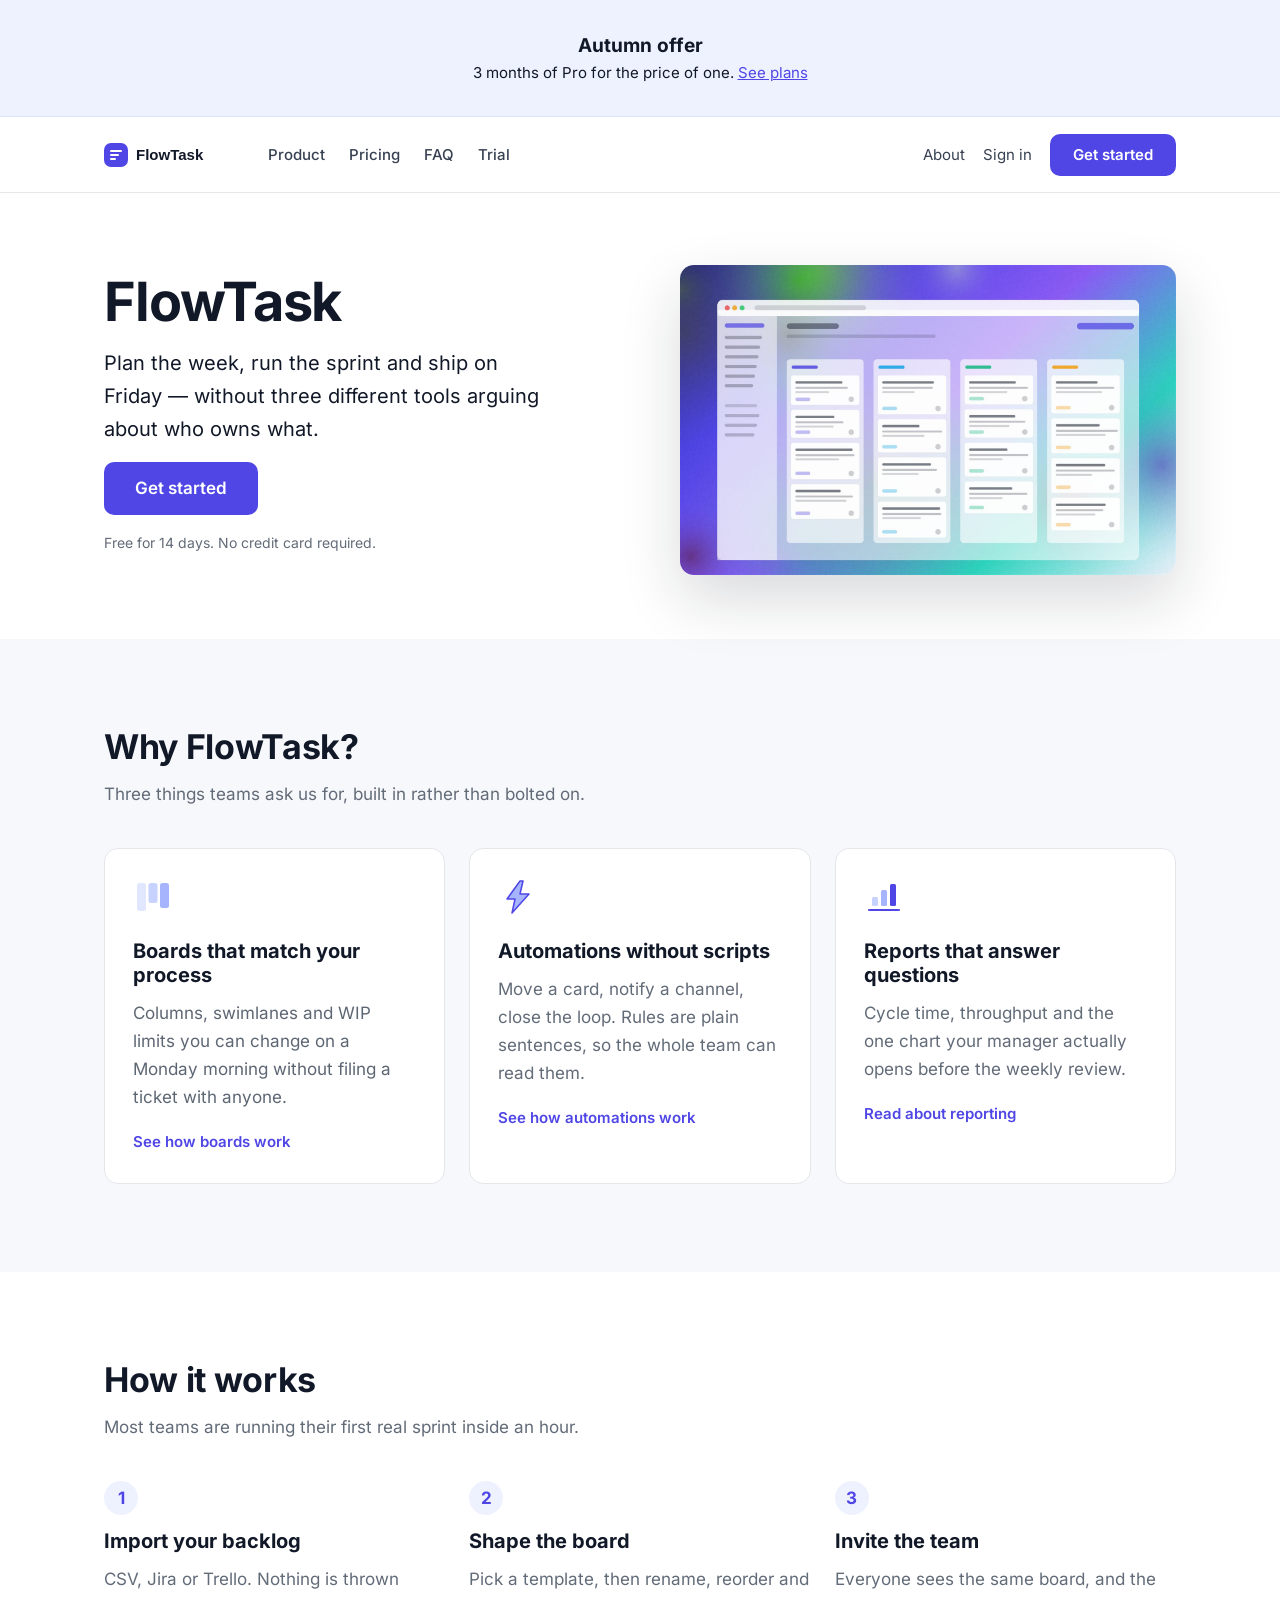
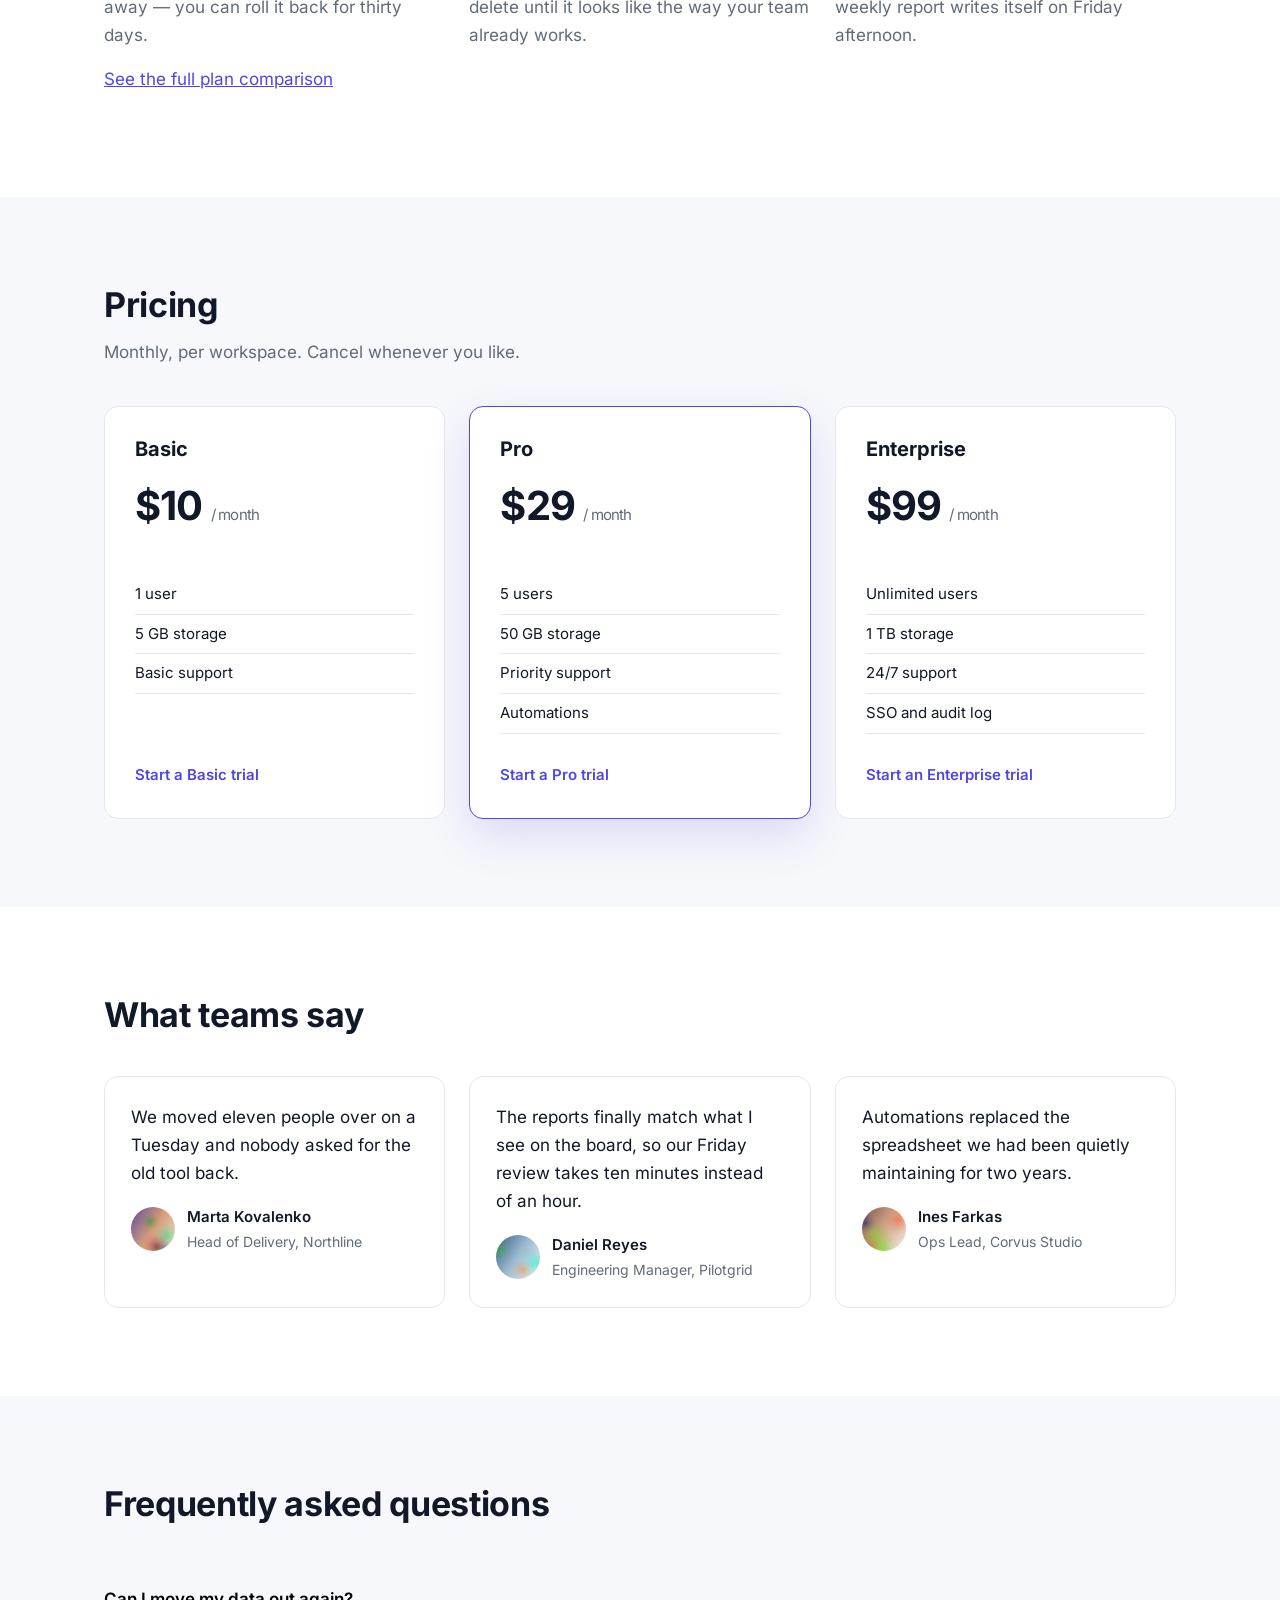
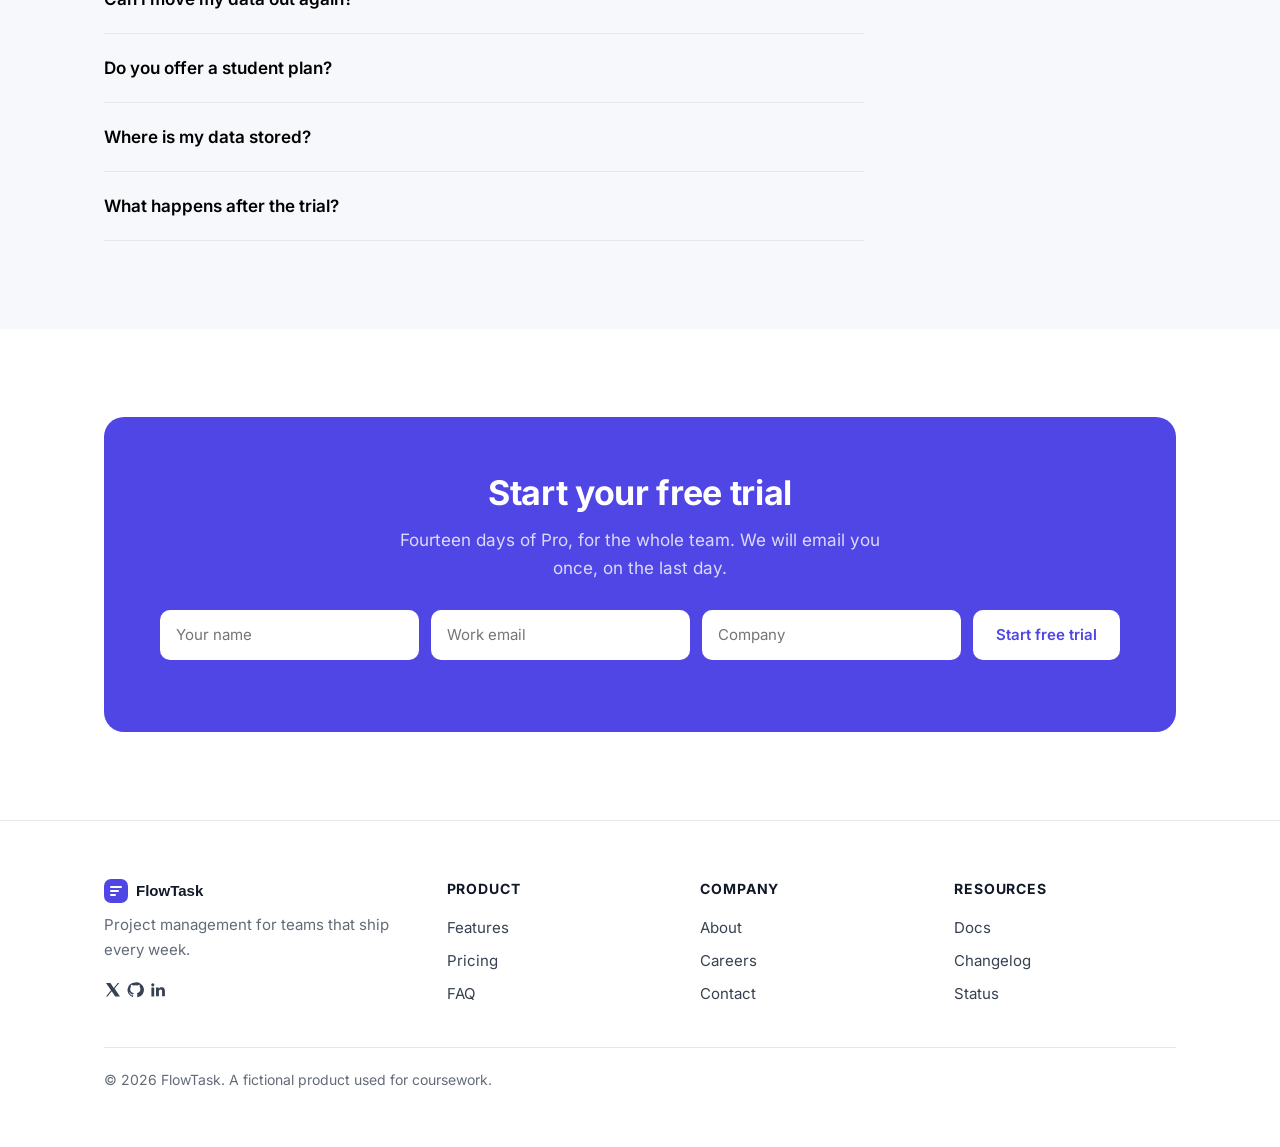
<file: Lab 4-5/index.html>
<!doctype html>
<html lang="en">
  <head>
    <meta charset="utf-8" />
    <meta name="viewport" content="width=device-width, initial-scale=1" />
    <title>FlowTask | Project management for teams</title>
    <meta
      name="description"
      content="Plan projects, run sprints and keep your team aligned with FlowTask, the project management workspace built for teams that ship every week."
    />
    <meta name="robots" content="index,follow" />
    <link
      rel="canonical"
      href="https://olehharmashov.github.io/WebDevProjects/Lab%204-5/"
    />
    <meta
      property="og:title"
      content="FlowTask | Project management for teams"
    />
    <meta
      property="og:description"
      content="Plan projects, run sprints and keep your team aligned with FlowTask, the project management workspace built for teams that ship every week."
    />
    <meta property="og:type" content="website" />
    <meta
      property="og:url"
      content="https://olehharmashov.github.io/WebDevProjects/Lab%204-5/"
    />
    <meta
      property="og:image"
      content="https://olehharmashov.github.io/WebDevProjects/Lab%204-5/img/hero-optimized.jpg"
    />
    <link rel="icon" href="img/logo.svg" type="image/svg+xml" />
    <link rel="stylesheet" href="css/styles.css?v=20261004" />
    <script src="js/main.js?v=20261004" defer></script>
    <script type="application/ld+json">
      {
        "@context": "https://schema.org",
        "@graph": [
          {
            "@type": "Organization",
            "@id": "https://olehharmashov.github.io/WebDevProjects/Lab%204-5/#organization",
            "name": "FlowTask",
            "url": "https://olehharmashov.github.io/WebDevProjects/Lab%204-5/",
            "logo": "https://olehharmashov.github.io/WebDevProjects/Lab%204-5/img/logo.svg",
            "description": "Project management for teams that ship every week.",
            "email": "hello@flowtask.example"
          },
          {
            "@type": "WebSite",
            "@id": "https://olehharmashov.github.io/WebDevProjects/Lab%204-5/#website",
            "url": "https://olehharmashov.github.io/WebDevProjects/Lab%204-5/",
            "name": "FlowTask",
            "publisher": {
              "@id": "https://olehharmashov.github.io/WebDevProjects/Lab%204-5/#organization"
            }
          }
        ]
      }
    </script>
  </head>
  <body>
    <a class="skip-link" href="#main-content">Skip to content</a>
    <aside class="promo" aria-label="Special offer">
      <strong>Autumn offer</strong> 3 months of Pro for the price of one.
      <a href="#pricing">See plans</a>
    </aside>

    <header class="site-header">
      <div class="site-header__inner">
        <img
          class="logo"
          src="img/logo.svg"
          alt="FlowTask"
          width="132"
          height="28"
        />

        <nav class="nav" aria-label="Main navigation">
          <a class="nav-item" href="#features">Product</a>
          <a class="nav-item" href="#pricing">Pricing</a>
          <a class="nav-item" href="#faq">FAQ</a>
          <a class="nav-item" href="#trial">Trial</a>
        </nav>

        <div class="site-header__actions">
          <a class="link-quiet" href="about.html">About</a>
          <a class="link-quiet" href="#" aria-label="Sign in">Sign in</a>
          <button class="btn btn--primary" id="header-cta">Get started</button>
        </div>
      </div>
    </header>

    <main id="main-content">
      <section class="hero">
        <div class="shell hero__grid">
          <div class="hero__copy">
            <h1>FlowTask</h1>
            <p class="hero__lead">
              Plan the week, run the sprint and ship on Friday — without three
              different tools arguing about who owns what.
            </p>
            <button
              class="button button--primary button--lg"
              id="hero-cta"
              type="button"
            >
              Get started
            </button>
            <p class="hero__note muted">
              Free for 14 days. No credit card required.
            </p>
          </div>
          <img
            class="hero__image"
            src="img/hero-optimized.jpg"
            alt="Illustration of a FlowTask project board with four workflow columns and task cards"
            width="1600"
            height="1000"
            fetchpriority="high"
          />
        </div>
      </section>

      <section class="section section--alt" id="features">
        <div class="shell">
          <div class="section__head">
            <h2>Why FlowTask?</h2>
            <p class="muted">
              Three things teams ask us for, built in rather than bolted on.
            </p>
          </div>

          <div class="grid-3">
            <div class="card">
              <img
                class="card__icon"
                src="img/feature-1.svg"
                alt=""
                width="40"
                height="40"
              />
              <h3>Boards that match your process</h3>
              <p class="soft">
                Columns, swimlanes and WIP limits you can change on a Monday
                morning without filing a ticket with anyone.
              </p>
              <a class="card__link" href="#how">See how boards work</a>
            </div>

            <div class="card">
              <img
                class="card__icon"
                src="img/feature-2.svg"
                alt=""
                width="40"
                height="40"
              />
              <h3>Automations without scripts</h3>
              <p class="muted">
                Move a card, notify a channel, close the loop. Rules are plain
                sentences, so the whole team can read them.
              </p>
              <a class="card__link" href="#how">See how automations work</a>
            </div>

            <div class="card">
              <img
                class="card__icon"
                src="img/feature-3.svg"
                alt=""
                width="40"
                height="40"
              />
              <h3>Reports that answer questions</h3>
              <p class="muted">
                Cycle time, throughput and the one chart your manager actually
                opens before the weekly review.
              </p>
              <a class="card__link" href="#testimonials"
                >Read about reporting</a
              >
            </div>
          </div>
        </div>
      </section>

      <section class="section" id="how">
        <div class="shell">
          <div class="section__head">
            <h2>How it works</h2>
            <p class="muted">
              Most teams are running their first real sprint inside an hour.
            </p>
          </div>

          <div class="grid-3">
            <div>
              <span class="step__num">1</span>
              <h3>Import your backlog</h3>
              <p class="muted">
                CSV, Jira or Trello. Nothing is thrown away — you can roll it
                back for thirty days.
              </p>
            </div>
            <div>
              <span class="step__num">2</span>
              <h3>Shape the board</h3>
              <p class="muted">
                Pick a template, then rename, reorder and delete until it looks
                like the way your team already works.
              </p>
            </div>
            <div>
              <span class="step__num">3</span>
              <h3>Invite the team</h3>
              <p class="muted">
                Everyone sees the same board, and the weekly report writes
                itself on Friday afternoon.
              </p>
            </div>
          </div>

          <p><a href="#pricing">See the full plan comparison</a></p>
        </div>
      </section>

      <section class="section section--alt" id="pricing">
        <div class="shell">
          <div class="section__head">
            <h2>Pricing</h2>
            <p class="muted">
              Monthly, per workspace. Cancel whenever you like.
            </p>
          </div>

          <div class="grid-3">
            <div class="plan">
              <h3>Basic</h3>
              <p class="plan__price">
                $10 <span class="plan__period">/ month</span>
              </p>
              <ul class="plan__list">
                <li>1 user</li>
                <li>5 GB storage</li>
                <li>Basic support</li>
              </ul>
              <div class="plan__cta">
                <a class="card__link" href="#trial">Start a Basic trial</a>
              </div>
            </div>

            <div class="plan plan--featured">
              <h3>Pro</h3>
              <p class="plan__price">
                $29 <span class="plan__period">/ month</span>
              </p>
              <ul class="plan__list">
                <li>5 users</li>
                <li>50 GB storage</li>
                <li>Priority support</li>
                <li>Automations</li>
              </ul>
              <div class="plan__cta">
                <a class="card__link" href="#trial">Start a Pro trial</a>
              </div>
            </div>

            <div class="plan">
              <h3>Enterprise</h3>
              <p class="plan__price">
                $99 <span class="plan__period">/ month</span>
              </p>
              <ul class="plan__list">
                <li>Unlimited users</li>
                <li>1 TB storage</li>
                <li>24/7 support</li>
                <li>SSO and audit log</li>
              </ul>
              <div class="plan__cta">
                <a class="card__link" href="#trial"
                  >Start an Enterprise trial</a
                >
              </div>
            </div>
          </div>
        </div>
      </section>

      <section class="section" id="testimonials">
        <div class="shell">
          <div class="section__head">
            <h2>What teams say</h2>
          </div>

          <div class="grid-3">
            <div class="quote">
              <p>
                We moved eleven people over on a Tuesday and nobody asked for
                the old tool back.
              </p>
              <div class="quote__person">
                <img
                  class="quote__avatar"
                  src="img/avatar-1.jpg"
                  alt=""
                  width="44"
                  height="44"
                />
                <div>
                  <div class="quote__name">Marta Kovalenko</div>
                  <div class="quote__role">Head of Delivery, Northline</div>
                </div>
              </div>
            </div>

            <div class="quote">
              <p>
                The reports finally match what I see on the board, so our Friday
                review takes ten minutes instead of an hour.
              </p>
              <div class="quote__person">
                <img
                  class="quote__avatar"
                  src="img/avatar-2.jpg"
                  alt=""
                  width="44"
                  height="44"
                />
                <div>
                  <div class="quote__name">Daniel Reyes</div>
                  <div class="quote__role">Engineering Manager, Pilotgrid</div>
                </div>
              </div>
            </div>

            <div class="quote">
              <p>
                Automations replaced the spreadsheet we had been quietly
                maintaining for two years.
              </p>
              <div class="quote__person">
                <img
                  class="quote__avatar"
                  src="img/avatar-3.jpg"
                  alt=""
                  width="44"
                  height="44"
                />
                <div>
                  <div class="quote__name">Ines Farkas</div>
                  <div class="quote__role">Ops Lead, Corvus Studio</div>
                </div>
              </div>
            </div>
          </div>
        </div>
      </section>

      <section class="section section--alt" id="faq">
        <div class="shell">
          <div class="section__head">
            <h2>Frequently asked questions</h2>
          </div>

          <div class="faq">
            <div class="faq__item">
              <button
                class="faq__q"
                type="button"
                aria-expanded="false"
                aria-controls="faq-answer-1"
              >
                Can I move my data out again?
              </button>
              <div class="faq__a" id="faq-answer-1">
                <p>
                  Yes. Every board exports to CSV and JSON, including comments
                  and history, and the export runs on demand rather than on a
                  schedule.
                </p>
              </div>
            </div>

            <div class="faq__item">
              <button
                class="faq__q"
                type="button"
                aria-expanded="false"
                aria-controls="faq-answer-2"
              >
                Do you offer a student plan?
              </button>
              <div class="faq__a" id="faq-answer-2">
                <p>
                  Students and non-profits get Pro at no cost for a year. Write
                  to us from an institutional address and we will switch the
                  workspace over.
                </p>
              </div>
            </div>

            <div class="faq__item">
              <button
                class="faq__q"
                type="button"
                aria-expanded="false"
                aria-controls="faq-answer-3"
              >
                Where is my data stored?
              </button>
              <div class="faq__a" id="faq-answer-3">
                <p>
                  In the EU by default. Enterprise workspaces can pin storage to
                  a specific region and receive an audit log of every access.
                </p>
              </div>
            </div>

            <div class="faq__item">
              <button
                class="faq__q"
                type="button"
                aria-expanded="false"
                aria-controls="faq-answer-4"
              >
                What happens after the trial?
              </button>
              <div class="faq__a" id="faq-answer-4">
                <p>
                  The workspace becomes read-only for thirty days. Nothing is
                  deleted until you ask us to delete it.
                </p>
              </div>
            </div>
          </div>
        </div>
      </section>

      <section class="section" id="trial">
        <div class="shell">
          <div class="trial">
            <h2>Start your free trial</h2>
            <p class="trial__lead">
              Fourteen days of Pro, for the whole team. We will email you once,
              on the last day.
            </p>

            <form class="trial__form" id="trial-form" novalidate>
              <label class="visually-hidden" for="trial-name">Your name</label>
              <input
                class="trial__input"
                id="trial-name"
                type="text"
                name="name"
                placeholder="Your name"
                autocomplete="name"
              />
              <label class="visually-hidden" for="trial-email"
                >Work email</label
              >
              <input
                class="trial__input"
                id="trial-email"
                type="email"
                name="email"
                placeholder="Work email"
                autocomplete="email"
                required
                aria-describedby="trial-error"
              />
              <label class="visually-hidden" for="trial-company">Company</label>
              <input
                class="trial__input"
                id="trial-company"
                type="text"
                name="company"
                placeholder="Company"
                autocomplete="organization"
              />
              <button
                class="button button--invert"
                id="trial-submit"
                type="submit"
              >
                Start free trial
              </button>
            </form>
            <p class="trial__error" id="trial-error" role="alert" hidden></p>
            <p
              class="trial__status"
              id="trial-status"
              role="status"
              aria-live="polite"
            ></p>
          </div>
        </div>
      </section>
    </main>

    <footer class="site-footer">
      <div class="shell">
        <div class="site-footer__cols">
          <div>
            <img src="img/logo.svg" alt="FlowTask" width="132" height="28" />
            <p class="muted">
              Project management for teams that ship every week.
            </p>
            <div class="social">
              <span>
                <svg
                  width="18"
                  height="18"
                  viewBox="0 0 18 18"
                  aria-hidden="true"
                >
                  <path
                    d="M10.6 7.6 15.3 2h-1.5l-4 4.9L6.4 2H2l5 7.3L2 15.5h1.5l4.2-5.2 3.5 5.2H16l-5.4-7.9Z"
                    fill="#374151"
                  />
                </svg>
              </span>
              <span>
                <svg
                  width="18"
                  height="18"
                  viewBox="0 0 18 18"
                  aria-hidden="true"
                >
                  <path
                    d="M9 1.5a7.5 7.5 0 0 0-2.4 14.6c.4.1.5-.2.5-.4v-1.4c-2 .4-2.5-.5-2.7-1-.1-.3-.6-1-1-1.2-.3-.2-.8-.6 0-.6.7 0 1.2.7 1.4 1 .8 1.3 2 1 2.5.7.1-.6.3-1 .6-1.2-1.8-.2-3.7-.9-3.7-4 0-.9.3-1.6.8-2.2-.1-.2-.4-1 .1-2.1 0 0 .7-.2 2.2.8a7.4 7.4 0 0 1 4 0c1.5-1 2.2-.8 2.2-.8.5 1.1.2 1.9.1 2.1.5.6.8 1.3.8 2.2 0 3.1-1.9 3.8-3.7 4 .3.3.6.8.6 1.6v2.3c0 .2.1.5.5.4A7.5 7.5 0 0 0 9 1.5Z"
                    fill="#374151"
                  />
                </svg>
              </span>
              <span>
                <svg
                  width="18"
                  height="18"
                  viewBox="0 0 18 18"
                  aria-hidden="true"
                >
                  <path
                    d="M3.4 6.4h2.8v9H3.4v-9Zm1.4-4.2a1.6 1.6 0 1 1 0 3.2 1.6 1.6 0 0 1 0-3.2ZM8 6.4h2.7v1.2h.1c.4-.7 1.3-1.4 2.7-1.4 2.9 0 3.4 1.8 3.4 4.2v4.9h-2.8v-4.4c0-1 0-2.4-1.5-2.4s-1.7 1.1-1.7 2.3v4.5H8v-9Z"
                    fill="#374151"
                  />
                </svg>
              </span>
            </div>
          </div>

          <div>
            <div class="site-footer__title">Product</div>
            <ul>
              <li><a href="#features">Features</a></li>
              <li><a href="#pricing">Pricing</a></li>
              <li><a href="#faq">FAQ</a></li>
            </ul>
          </div>

          <div>
            <div class="site-footer__title">Company</div>
            <ul>
              <li><a href="about.html">About</a></li>
              <li><a href="#">Careers</a></li>
              <li><a href="#">Contact</a></li>
            </ul>
          </div>

          <div>
            <div class="site-footer__title">Resources</div>
            <ul>
              <li><a href="#">Docs</a></li>
              <li><a href="#">Changelog</a></li>
              <li><a href="#">Status</a></li>
            </ul>
          </div>
        </div>

        <p class="legal">
          © 2026 FlowTask. A fictional product used for coursework.
        </p>
      </div>
    </footer>
  </body>
</html>
</file>
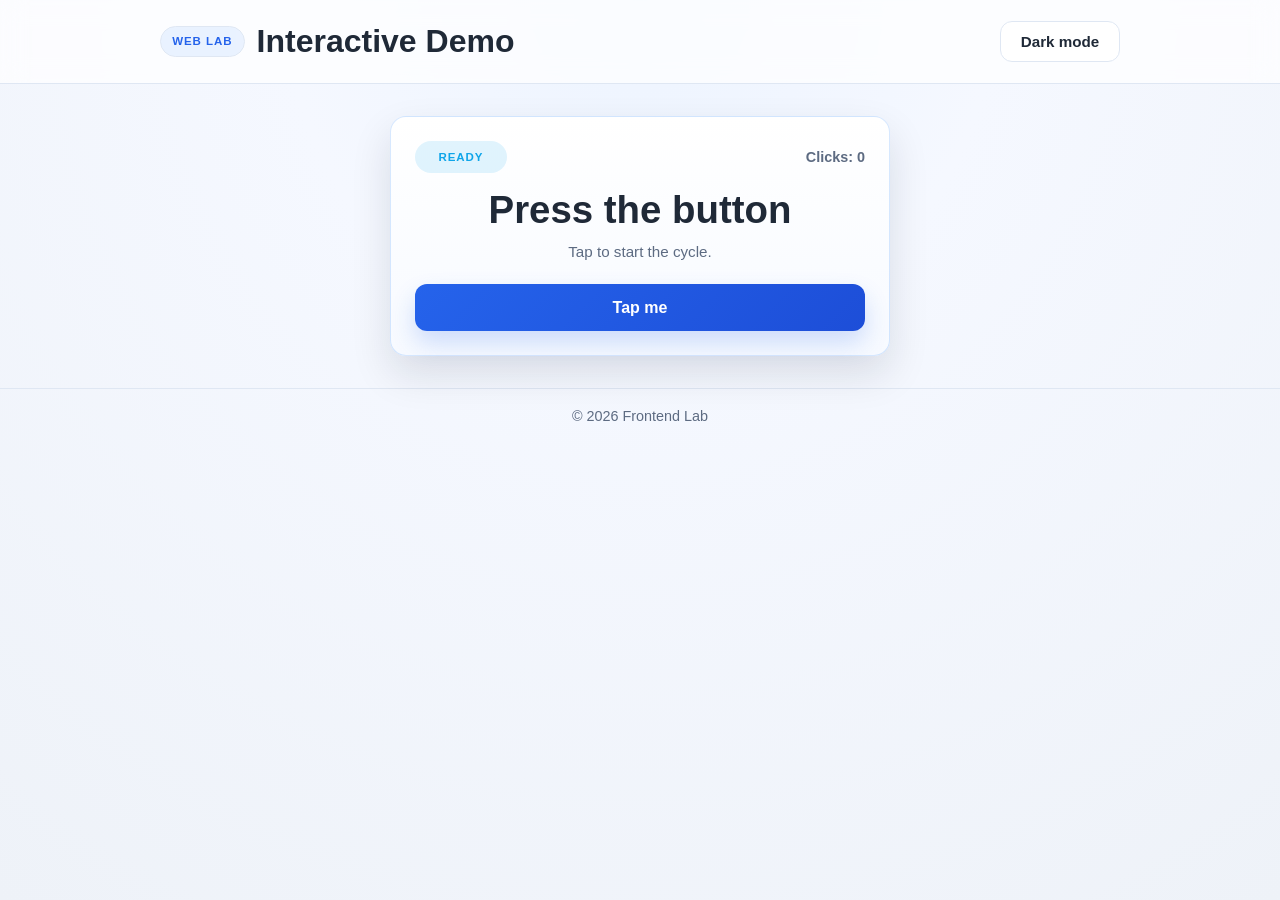
<file: lab1/index.html>
<!doctype html>
<html lang="en">
  <head>
    <meta charset="UTF-8" />
    <meta name="viewport" content="width=device-width, initial-scale=1.0" />
    <link rel="stylesheet" href="styles.css" />
  </head>

  <body>
    <header class="site-header">
      <div class="header-row">
        <div class="brand">
          <span class="brand-mark">WEB LAB</span>
          <h1>Interactive Demo</h1>
        </div>

        <button
          id="themeToggle"
          class="theme-toggle"
          type="button"
          aria-label="Switch to dark theme"
          aria-live="polite"
        >
          Dark mode
        </button>
      </div>
    </header>

    <main class="demo-wrapper">
      <div class="demo-card" id="demoCard" data-state="idle">
        <div class="demo-top">
          <span class="status-badge" id="statusBadge">Ready</span>
          <span class="click-indicator">
            Clicks:
            <strong id="clickCounter">0</strong>
          </span>
        </div>

        <h2 id="cardMessage">Press the button</h2>
        <p class="card-subtitle" id="cardSubtitle">Tap to start the cycle.</p>

        <button id="actionButton" class="action-button" type="button">Tap me</button>
      </div>
    </main>

    <footer class="site-footer">
      <p>&copy; 2026 Frontend Lab</p>
    </footer>

    <script src="script.js"></script>
  </body>
</html>
</file>
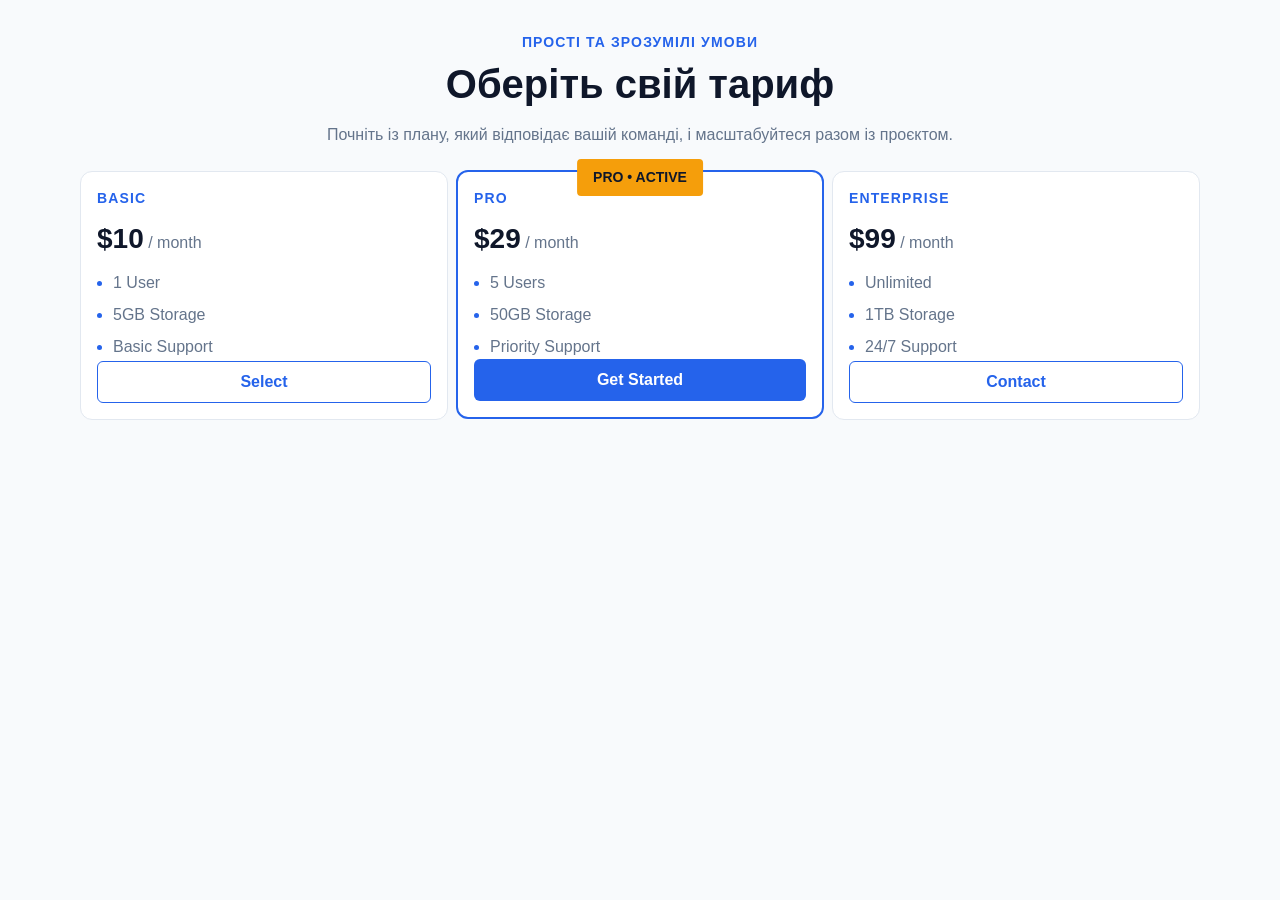
<file: lab2/index.html>
<!doctype html>
<html lang="uk">
  <head>
    <meta charset="utf-8" />
    <meta name="viewport" content="width=device-width, initial-scale=1" />
    <title>Тарифні плани</title>
    <link rel="stylesheet" href="styles.css" />
  </head>
  <body>
    <main>
      <section class="pricing" aria-labelledby="pricing-title">
        <div class="pricing__container">
          <header class="pricing__header">
            <p class="pricing__eyebrow">Прості та зрозумілі умови</p>
            <h1 id="pricing-title">Оберіть свій тариф</h1>
            <p class="pricing__intro">
              Почніть із плану, який відповідає вашій команді, і масштабуйтеся
              разом із проєктом.
            </p>
          </header>

          <div class="pricing-grid">
            <article class="pricing-card">
              <div class="pricing-card__content">
                <h2>Basic</h2>
                <p class="pricing-card__description">
                  Для особистих проєктів і невеликих задач.
                </p>
                <p class="pricing-card__price"><span>$10</span> / month</p>
                <ul class="pricing-card__features">
                  <li>1 User</li>
                  <li>5GB Storage</li>
                  <li>Basic Support</li>
                </ul>
              </div>
              <a class="btn btn--outline" href="#contact">Select</a>
            </article>

            <article class="pricing-card pricing-card--featured">
              <p class="pricing-card__badge">PRO • ACTIVE</p>
              <div class="pricing-card__content">
                <h2>Pro</h2>
                <p class="pricing-card__description">
                  Для команд, які хочуть працювати швидше.
                </p>
                <p class="pricing-card__price"><span>$29</span> / month</p>
                <ul class="pricing-card__features">
                  <li>5 Users</li>
                  <li>50GB Storage</li>
                  <li>Priority Support</li>
                </ul>
              </div>
              <a class="btn btn--primary" href="#contact">Get Started</a>
            </article>

            <article class="pricing-card">
              <div class="pricing-card__content">
                <h2>Enterprise</h2>
                <p class="pricing-card__description">
                  Гнучке рішення для великих організацій.
                </p>
                <p class="pricing-card__price"><span>$99</span> / month</p>
                <ul class="pricing-card__features">
                  <li>Unlimited</li>
                  <li>1TB Storage</li>
                  <li>24/7 Support</li>
                </ul>
              </div>
              <a class="btn btn--outline" href="#contact">Contact</a>
            </article>
          </div>
        </div>
      </section>
    </main>
  </body>
</html>
</file>
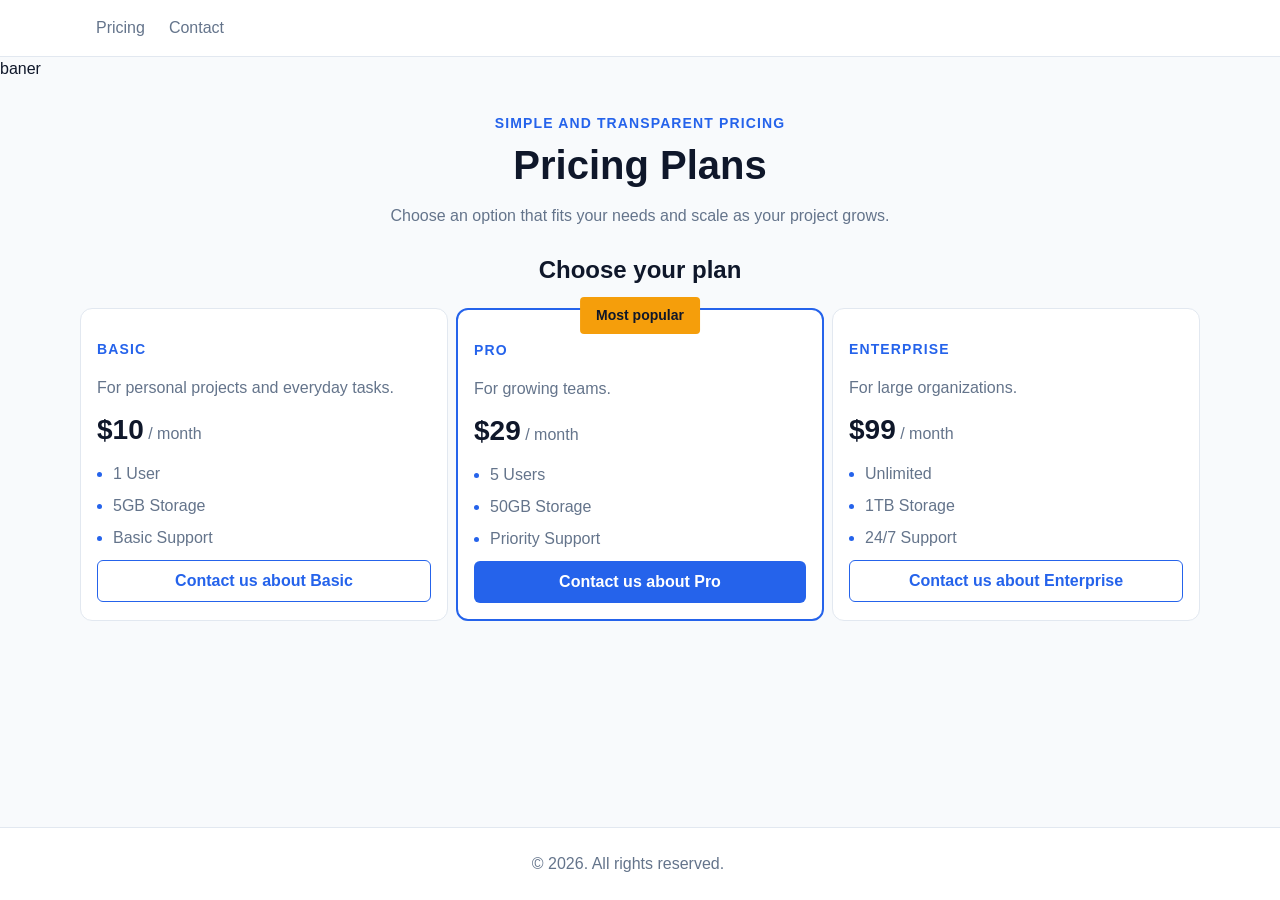
<file: Lab3/index.html>
<!doctype html>
<html lang="en">
  <head>
    <meta charset="utf-8" />
    <meta name="viewport" content="width=device-width, initial-scale=1" />
    <title>Pricing Plans for Teams</title>
    <meta
      name="description"
      content="Compare Basic, Pro, and Enterprise pricing plans for personal projects, growing teams, and large organizations."
    />
    <link rel="canonical" href="https://web-dev-projects-ltd2.vercel.app/" />
    <link rel="stylesheet" href="styles.css" />
  </head>

  <body>
    <header class="site-header">
      <nav class="site-nav" aria-label="Main navigation">
        <ul class="site-nav__list">
          <li><a href="#pricing">Pricing</a></li>
          <li><a href="#contact">Contact</a></li>
        </ul>
      </nav>
    </header>
    baner

    <main>
      <section class="pricing" id="pricing" aria-labelledby="pricing-title">
        <div class="pricing__container">
          <header class="pricing__header">
            <p class="pricing__eyebrow">Simple and transparent pricing</p>
            <h1 id="pricing-title">Pricing Plans</h1>
            <p class="pricing__intro">
              Choose an option that fits your needs and scale as your project
              grows.
            </p>
          </header>

          <h2>Choose your plan</h2>
          <div class="pricing-grid">
            <article class="pricing-card">
              <div class="pricing-card__content">
                <h3>Basic</h3>
                <p class="pricing-card__description">
                  For personal projects and everyday tasks.
                </p>
                <p class="pricing-card__price"><span>$10</span> / month</p>
                <ul class="pricing-card__features">
                  <li>1 User</li>
                  <li>5GB Storage</li>
                  <li>Basic Support</li>
                </ul>
              </div>
              <a class="btn btn--outline" href="#contact">
                Contact us about Basic
              </a>
            </article>

            <article class="pricing-card pricing-card--featured">
              <p class="pricing-card__badge">Most popular</p>
              <div class="pricing-card__content">
                <h3>Pro</h3>
                <p class="pricing-card__description">For growing teams.</p>
                <p class="pricing-card__price"><span>$29</span> / month</p>
                <ul class="pricing-card__features">
                  <li>5 Users</li>
                  <li>50GB Storage</li>
                  <li>Priority Support</li>
                </ul>
              </div>
              <a class="btn btn--primary" href="#contact">
                Contact us about Pro
              </a>
            </article>

            <article class="pricing-card">
              <div class="pricing-card__content">
                <h3>Enterprise</h3>
                <p class="pricing-card__description">
                  For large organizations.
                </p>
                <p class="pricing-card__price"><span>$99</span> / month</p>
                <ul class="pricing-card__features">
                  <li>Unlimited</li>
                  <li>1TB Storage</li>
                  <li>24/7 Support</li>
                </ul>
              </div>
              <a class="btn btn--outline" href="#contact">
                Contact us about Enterprise
              </a>
            </article>
          </div>
        </div>
      </section>
    </main>

    <footer class="site-footer" id="contact">
      <div class="site-footer__container">
        <p>© 2026. All rights reserved.</p>
        <nav aria-label="Contact links"></nav>
      </div>
    </footer>
  </body>
</html>
</file>
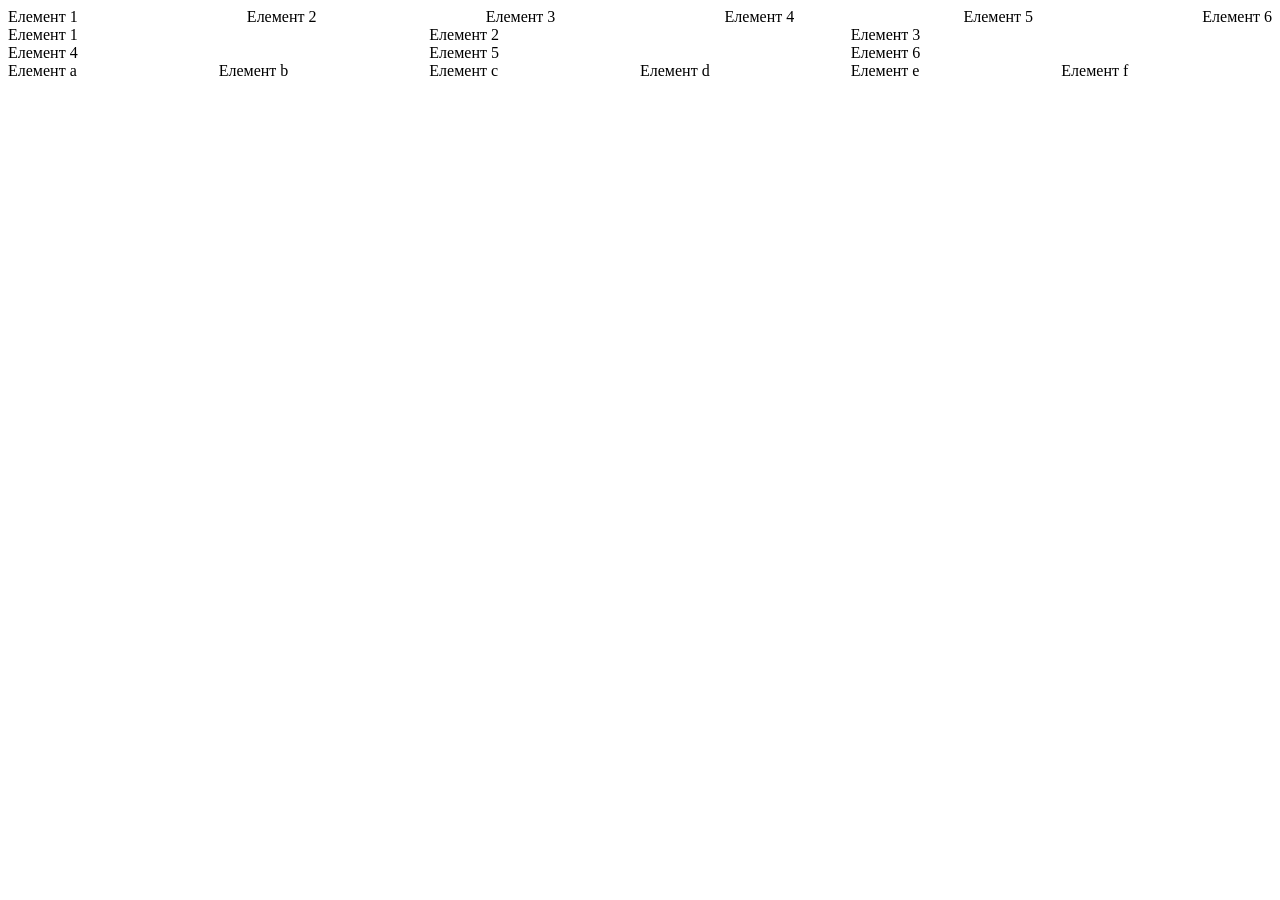
<file: Lab6/index.html>
<!doctype html>
<html lang="en">
  <head>
    <meta charset="UTF-8" />
    <meta name="viewport" content="width=device-width, initial-scale=1.0" />
    <title>Document</title>
    <link rel="stylesheet" href="styles.css" />
  </head>
  <body>
    <div class="flex">
      <div class="item">Елемент 1</div>
      <div class="item">Елемент 2</div>
      <div class="item">Елемент 3</div>
      <div class="item">Елемент 4</div>
      <div class="item">Елемент 5</div>
      <div class="item">Елемент 6</div>
    </div>

    <div class="grid">
      <div class="item">Елемент 1</div>
      <div class="item">Елемент 2</div>
      <div class="item">Елемент 3</div>
      <div class="item">Елемент 4</div>
      <div class="item">Елемент 5</div>
      <div class="item">Елемент 6</div>
    </div>

    <div class="grid-2">
      <div class="item">Елемент a</div>
      <div class="item">Елемент b</div>
      <div class="item">Елемент c</div>
      <div class="item">Елемент d</div>
      <div class="item">Елемент e</div>
      <div class="item">Елемент f</div>
    </div>
  </body>
</html>
</file>
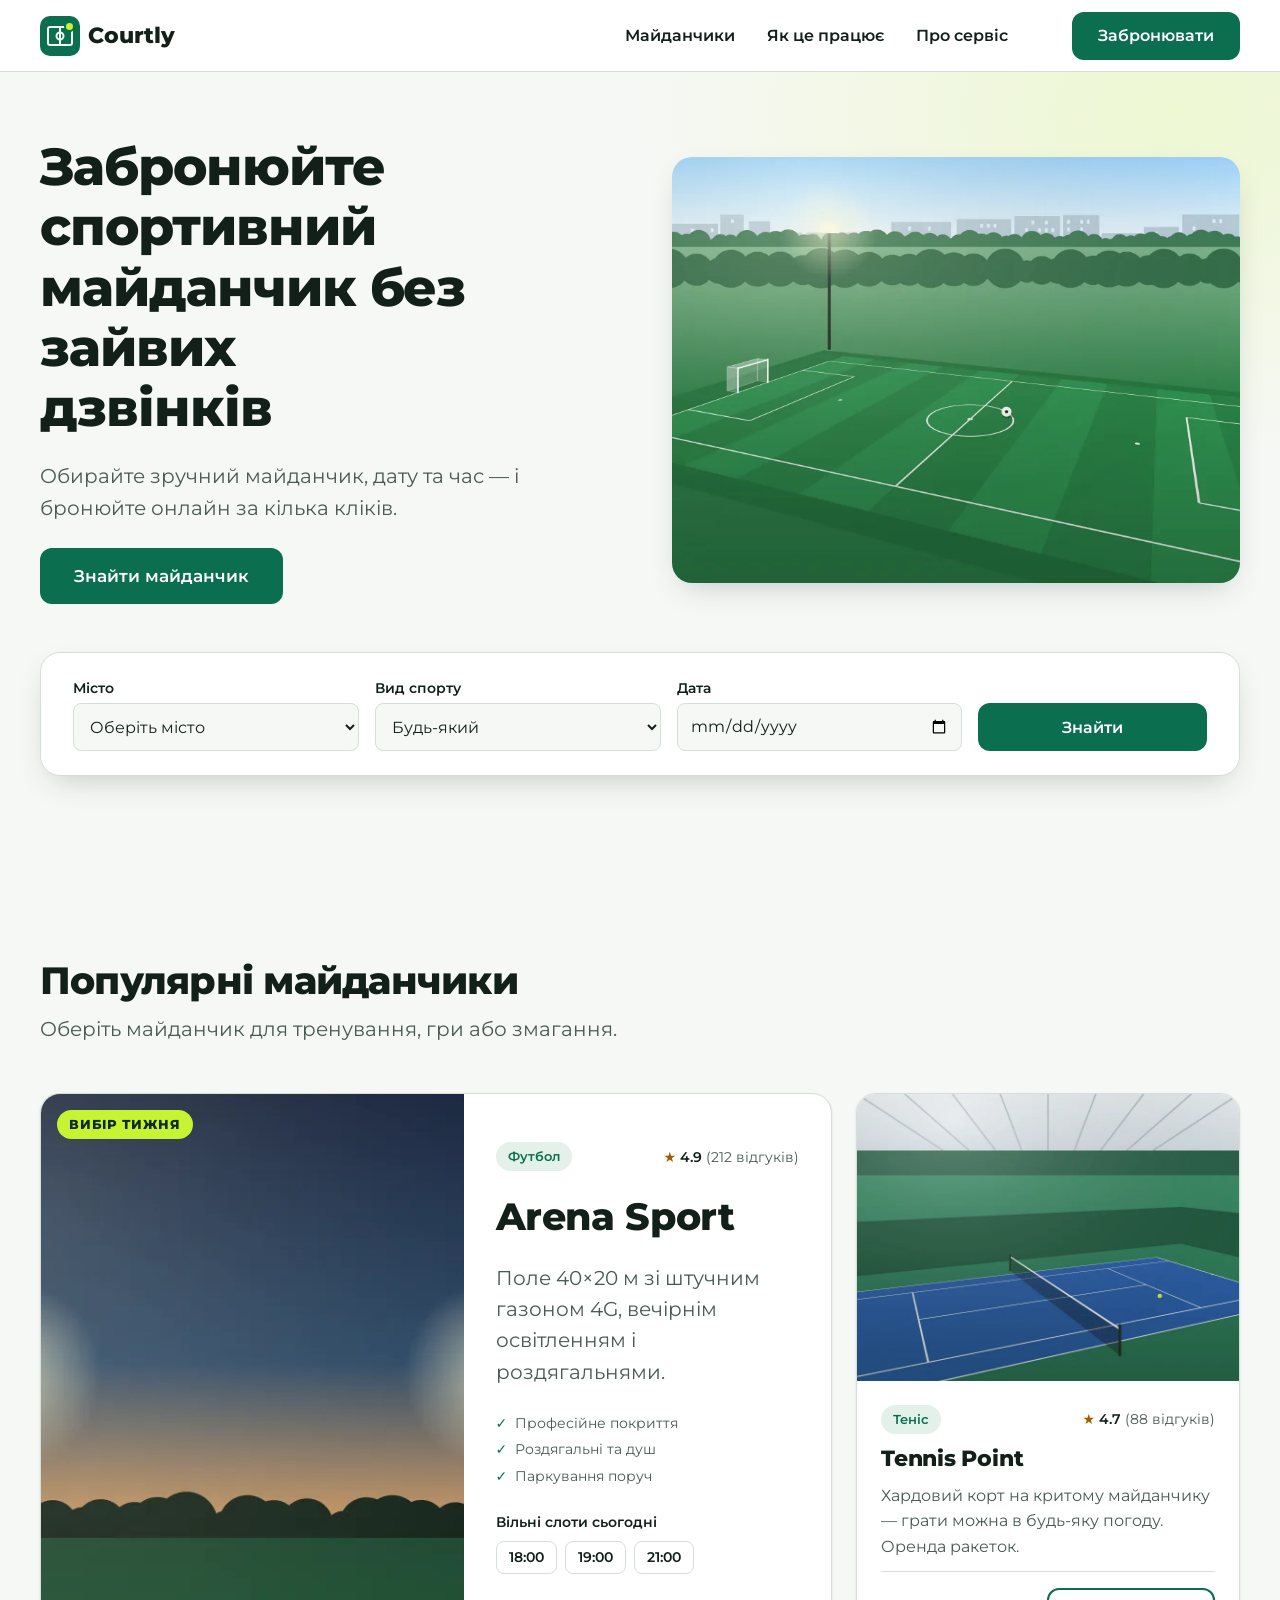
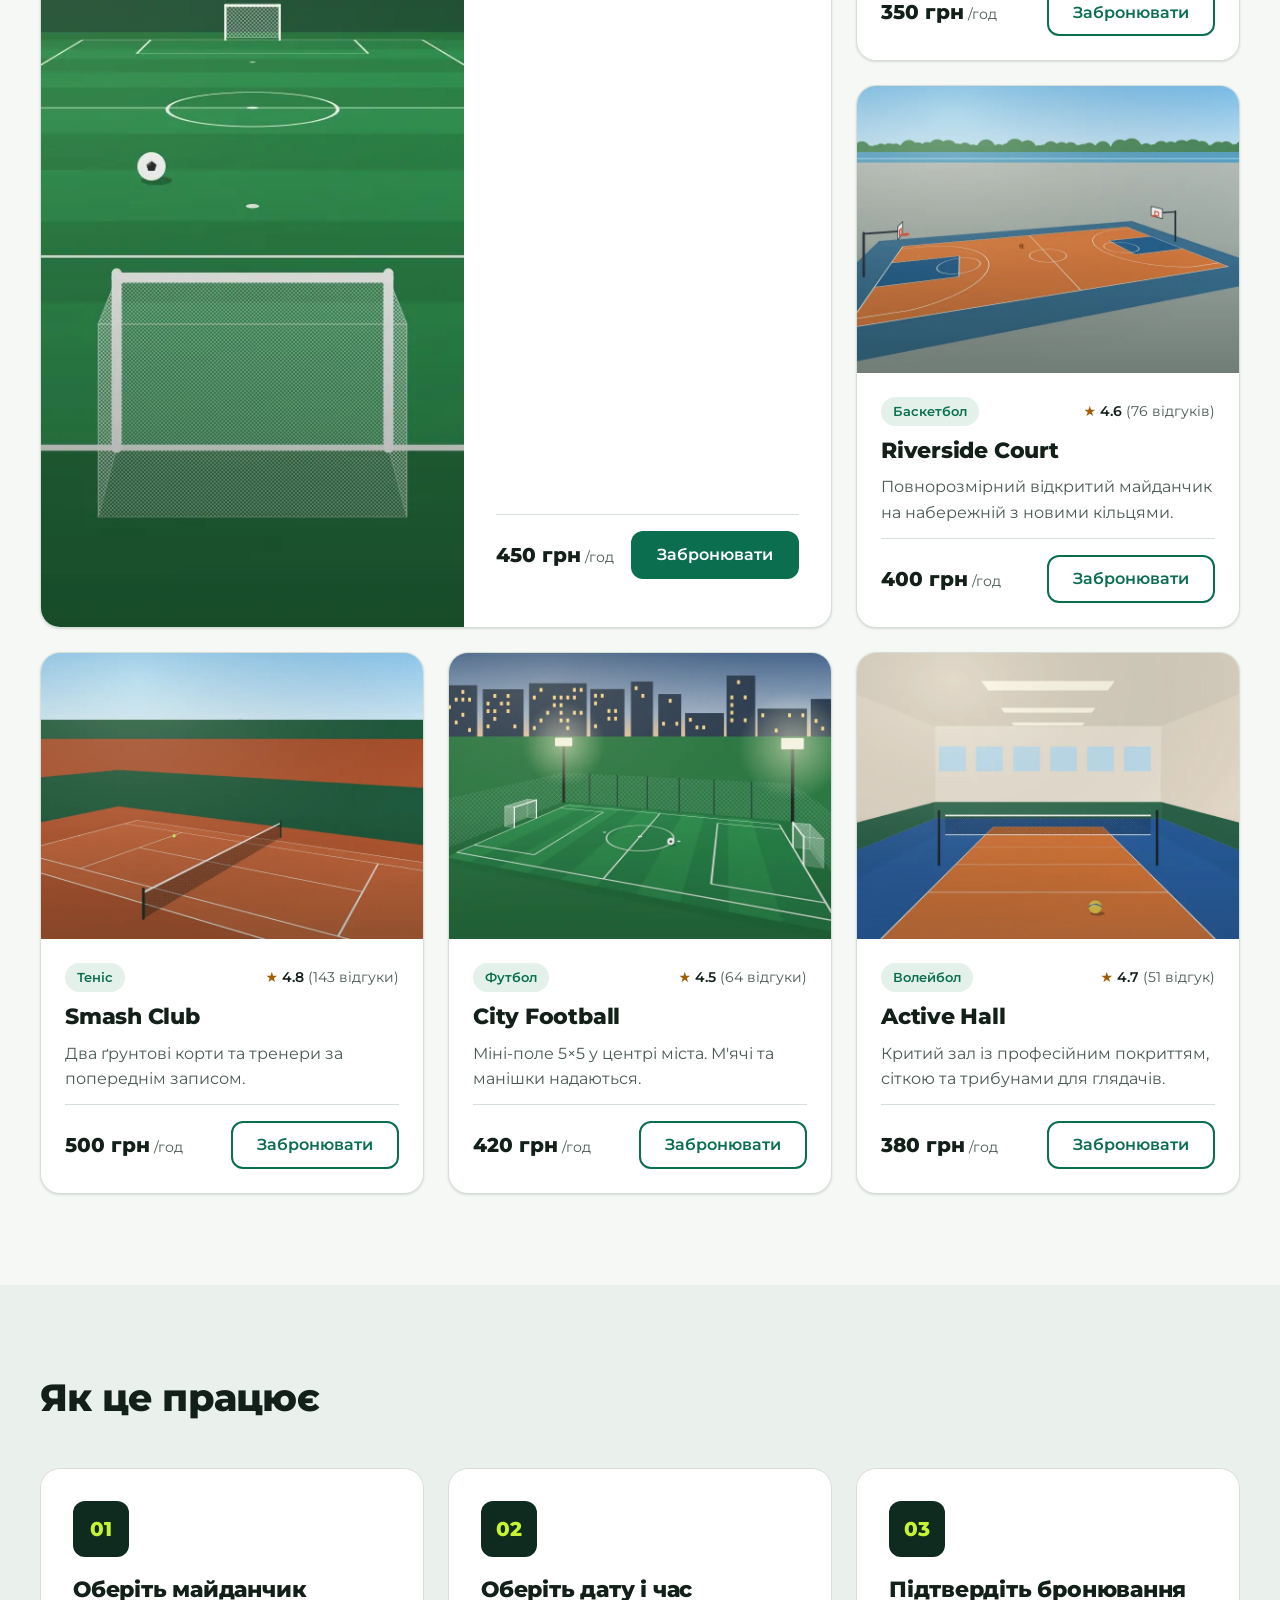
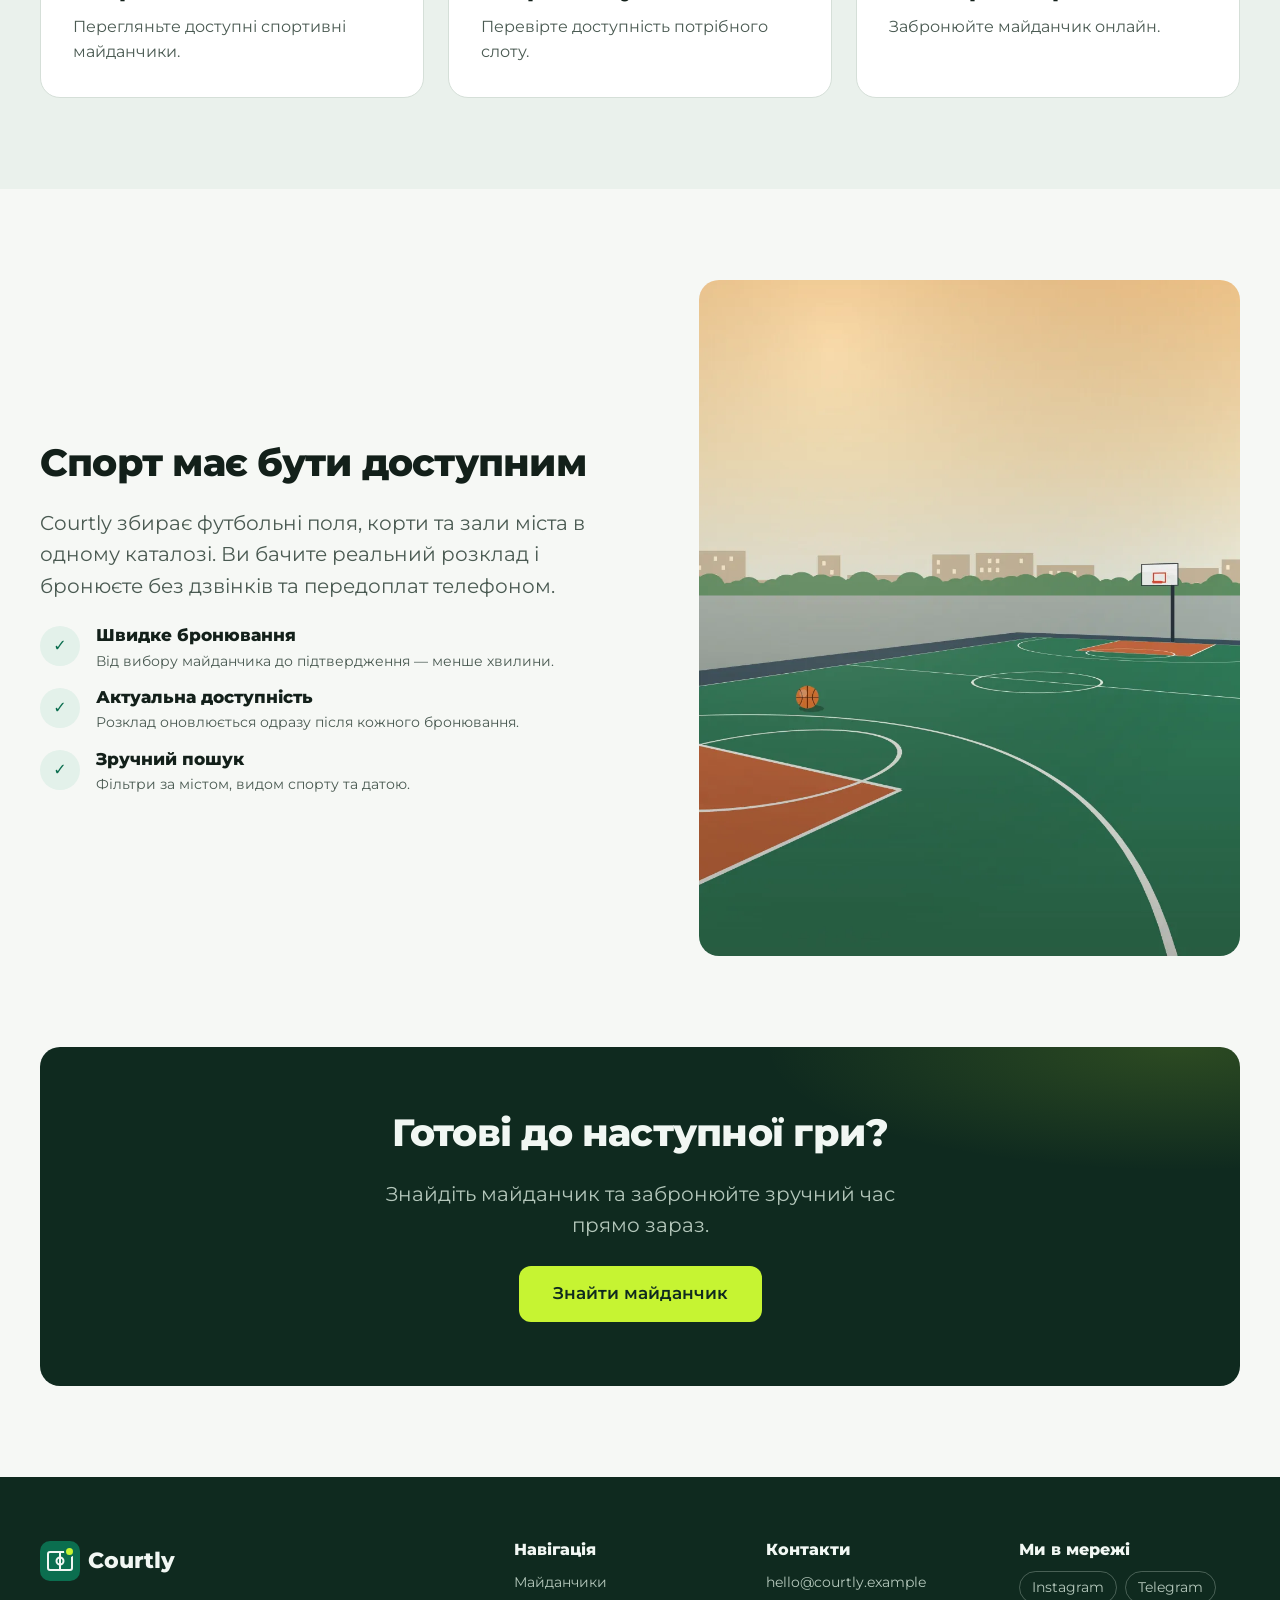
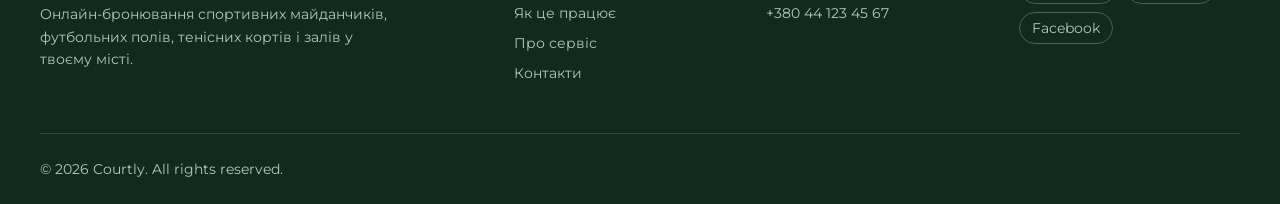
<file: Test1/index.html>
<!doctype html>
<html lang="uk">
  <head>
    <meta charset="utf-8" />
    <meta name="viewport" content="width=device-width, initial-scale=1" />
    <meta
      name="description"
      content="Обирайте зручний спортивний майданчик, дату та час і бронюйте онлайн за кілька кліків."
    />
    <meta name="theme-color" content="#f6f8f5" />
    <link rel="canonical" href="https://test-zeta-lemon-35.vercel.app/" />
    <meta property="og:type" content="website" />
    <meta
      property="og:title"
      content="Courtly — бронювання спортивних майданчиків"
    />
    <meta
      property="og:description"
      content="Обирайте зручний спортивний майданчик, дату та час і бронюйте онлайн за кілька кліків."
    />
    <meta property="og:url" content="https://test-zeta-lemon-35.vercel.app/" />
    <meta
      property="og:image"
      content="https://test-zeta-lemon-35.vercel.app/courtly-assets/img/og-image.jpg"
    />
    <link rel="icon" href="courtly-assets/favicon.svg" type="image/svg+xml" />
    <link rel="preconnect" href="https://fonts.googleapis.com" />
    <link rel="preconnect" href="https://fonts.gstatic.com" crossorigin />
    <link
      href="https://fonts.googleapis.com/css2?family=Montserrat:wght@400..800&display=swap&subset=cyrillic"
      rel="stylesheet"
    />
    <link rel="stylesheet" href="styles.css" />
    <title>Courtly — бронювання спортивних майданчиків</title>
    <script src="script.js" defer></script>
  </head>
  <body>
    <a class="skip-link" href="#main">Перейти до вмісту</a>
    <header class="site-header">
      <div class="container header-inner">
        <a class="brand" href="#top" aria-label="Courtly — на головну">
          <img
            src="courtly-assets/img/logo-mark.svg"
            width="40"
            height="40"
            alt=""
          />
          <span>Courtly</span>
        </a>
        <nav class="desktop-nav" aria-label="Головна навігація">
          <a href="#venues">Майданчики</a>
          <a href="#how">Як це працює</a>
          <a href="#about">Про сервіс</a>
        </nav>
        <div class="header-actions">
          <a class="button button-primary header-booking" href="#venues"
            >Забронювати</a
          >
          <button
            class="menu-toggle"
            type="button"
            aria-label="Відкрити меню"
            aria-expanded="false"
            aria-controls="mobile-menu"
          >
            <span class="menu-icon" aria-hidden="true"
              ><span></span><span></span><span></span
            ></span>
            <span class="menu-toggle-label">Меню</span>
          </button>
        </div>
      </div>
      <nav
        class="mobile-menu"
        id="mobile-menu"
        aria-label="Мобільна навігація"
        hidden
      >
        <div class="container mobile-menu-inner">
          <a href="#venues">Майданчики</a>
          <a href="#how">Як це працює</a>
          <a href="#about">Про сервіс</a>
          <a class="button button-primary mobile-booking" href="#venues"
            >Забронювати</a
          >
        </div>
      </nav>
    </header>

    <main id="main">
      <section class="hero" id="top" aria-labelledby="hero-title">
        <div class="container">
          <div class="hero-grid">
            <div class="hero-copy">
              <h1 id="hero-title">
                Забронюйте спортивний майданчик без зайвих дзвінків
              </h1>
              <p class="hero-description">
                Обирайте зручний майданчик, дату та час — і бронюйте онлайн за
                кілька кліків.
              </p>
              <a class="button button-primary button-large" href="#venues"
                >Знайти майданчик</a
              >
            </div>
            <img
              class="hero-image"
              src="courtly-assets/img/hero-1200.webp"
              srcset="
                courtly-assets/img/hero-800.webp   800w,
                courtly-assets/img/hero-1200.webp 1200w
              "
              sizes="(min-width: 64rem) 36rem, 100vw"
              width="1200"
              height="900"
              fetchpriority="high"
              alt="Зелений спортивний майданчик, готовий до гри"
            />
          </div>
          <form class="search-form" id="search" action="#venues">
            <div class="field-group">
              <label for="city">Місто</label>
              <select id="city" name="city" required>
                <option value="">Оберіть місто</option>
                <option value="kyiv">Київ</option>
                <option value="lviv">Львів</option>
                <option value="odesa">Одеса</option>
                <option value="kharkiv">Харків</option>
                <option value="dnipro">Дніпро</option>
              </select>
            </div>
            <div class="field-group">
              <label for="sport">Вид спорту</label>
              <select id="sport" name="sport" required>
                <option value="">Будь-який</option>
                <option value="football">Футбол</option>
                <option value="tennis">Теніс</option>
                <option value="basketball">Баскетбол</option>
                <option value="volleyball">Волейбол</option>
              </select>
            </div>
            <div class="field-group">
              <label for="date">Дата</label>
              <input id="date" name="date" type="date" required />
            </div>
            <button class="button button-primary search-button" type="submit">
              Знайти
            </button>
          </form>
        </div>
      </section>

      <section
        class="section venues-section"
        id="venues"
        aria-labelledby="venues-title"
      >
        <div class="container">
          <header class="section-heading">
            <h2 id="venues-title">Популярні майданчики</h2>
            <p>Оберіть майданчик для тренування, гри або змагання.</p>
          </header>
          <div class="venue-grid">
            <article class="venue-card venue-featured">
              <div class="venue-image-wrap">
                <img
                  src="courtly-assets/img/arena-sport.webp"
                  width="900"
                  height="1200"
                  loading="lazy"
                  alt="Сучасне футбольне поле зі штучним покриттям у комплексі Arena Sport"
                />
                <span class="venue-badge">Вибір тижня</span>
              </div>
              <div class="venue-content">
                <div class="venue-meta">
                  <span class="sport-chip">Футбол</span
                  ><span class="rating"
                    ><span class="rating-star" aria-hidden="true">★</span> 4.9
                    <span class="review-count">(212 відгуків)</span></span
                  >
                </div>
                <h3 class="venue-title">Arena Sport</h3>
                <p class="venue-description">
                  Поле 40×20 м зі штучним газоном 4G, вечірнім освітленням і
                  роздягальнями.
                </p>
                <ul class="featured-benefits" aria-label="Переваги майданчика">
                  <li>Професійне покриття</li>
                  <li>Роздягальні та душ</li>
                  <li>Паркування поруч</li>
                </ul>
                <div class="featured-slots">
                  <p>Вільні слоти сьогодні</p>
                  <ul>
                    <li>18:00</li>
                    <li>19:00</li>
                    <li>21:00</li>
                  </ul>
                </div>
                <div class="venue-footer">
                  <p class="venue-price">
                    <strong>450 грн</strong><span>/год</span>
                  </p>
                  <button class="button button-primary" type="button">
                    Забронювати<span class="visually-hidden"> Arena Sport</span>
                  </button>
                </div>
              </div>
            </article>

            <article class="venue-card">
              <img
                class="venue-card-image"
                src="courtly-assets/img/tennis-point.webp"
                width="800"
                height="600"
                loading="lazy"
                alt="Тенісний корт із ракетками та сіткою у Tennis Point"
              />
              <div class="venue-content">
                <div class="venue-meta">
                  <span class="sport-chip">Теніс</span
                  ><span class="rating"
                    ><span class="rating-star" aria-hidden="true">★</span> 4.7
                    <span class="review-count">(88 відгуків)</span></span
                  >
                </div>
                <h3 class="venue-title">Tennis Point</h3>
                <p class="venue-description">
                  Хардовий корт на критому майданчику — грати можна в будь-яку
                  погоду. Оренда ракеток.
                </p>
                <div class="venue-footer">
                  <p class="venue-price">
                    <strong>350 грн</strong><span>/год</span>
                  </p>
                  <button class="button button-outline" type="button">
                    Забронювати<span class="visually-hidden">
                      Tennis Point</span
                    >
                  </button>
                </div>
              </div>
            </article>

            <article class="venue-card">
              <img
                class="venue-card-image"
                src="courtly-assets/img/riverside-court.webp"
                width="800"
                height="600"
                loading="lazy"
                alt="Відкритий спортивний майданчик біля зеленої набережної"
              />
              <div class="venue-content">
                <div class="venue-meta">
                  <span class="sport-chip">Баскетбол</span
                  ><span class="rating"
                    ><span class="rating-star" aria-hidden="true">★</span> 4.6
                    <span class="review-count">(76 відгуків)</span></span
                  >
                </div>
                <h3 class="venue-title">Riverside Court</h3>
                <p class="venue-description">
                  Повнорозмірний відкритий майданчик на набережній з новими
                  кільцями.
                </p>
                <div class="venue-footer">
                  <p class="venue-price">
                    <strong>400 грн</strong><span>/год</span>
                  </p>
                  <button class="button button-outline" type="button">
                    Забронювати<span class="visually-hidden">
                      Riverside Court</span
                    >
                  </button>
                </div>
              </div>
            </article>

            <article class="venue-card">
              <img
                class="venue-card-image"
                src="courtly-assets/img/smash-club.webp"
                width="800"
                height="600"
                loading="lazy"
                alt="Критий корт клубу Smash Club для активних тренувань"
              />
              <div class="venue-content">
                <div class="venue-meta">
                  <span class="sport-chip">Теніс</span
                  ><span class="rating"
                    ><span class="rating-star" aria-hidden="true">★</span> 4.8
                    <span class="review-count">(143 відгуки)</span></span
                  >
                </div>
                <h3 class="venue-title">Smash Club</h3>
                <p class="venue-description">
                  Два ґрунтові корти та тренери за попереднім записом.
                </p>
                <div class="venue-footer">
                  <p class="venue-price">
                    <strong>500 грн</strong><span>/год</span>
                  </p>
                  <button class="button button-outline" type="button">
                    Забронювати<span class="visually-hidden"> Smash Club</span>
                  </button>
                </div>
              </div>
            </article>

            <article class="venue-card">
              <img
                class="venue-card-image"
                src="courtly-assets/img/city-football.webp"
                width="800"
                height="600"
                loading="lazy"
                alt="Міське футбольне поле з воротами та розміткою"
              />
              <div class="venue-content">
                <div class="venue-meta">
                  <span class="sport-chip">Футбол</span
                  ><span class="rating"
                    ><span class="rating-star" aria-hidden="true">★</span> 4.5
                    <span class="review-count">(64 відгуки)</span></span
                  >
                </div>
                <h3 class="venue-title">City Football</h3>
                <p class="venue-description">
                  Міні-поле 5×5 у центрі міста. М'ячі та манішки надаються.
                </p>
                <div class="venue-footer">
                  <p class="venue-price">
                    <strong>420 грн</strong><span>/год</span>
                  </p>
                  <button class="button button-outline" type="button">
                    Забронювати<span class="visually-hidden">
                      City Football</span
                    >
                  </button>
                </div>
              </div>
            </article>

            <article class="venue-card">
              <img
                class="venue-card-image"
                src="courtly-assets/img/active-hall.webp"
                width="800"
                height="600"
                loading="lazy"
                alt="Світлий універсальний зал Active Hall для командного спорту"
              />
              <div class="venue-content">
                <div class="venue-meta">
                  <span class="sport-chip">Волейбол</span
                  ><span class="rating"
                    ><span class="rating-star" aria-hidden="true">★</span> 4.7
                    <span class="review-count">(51 відгук)</span></span
                  >
                </div>
                <h3 class="venue-title">Active Hall</h3>
                <p class="venue-description">
                  Критий зал із професійним покриттям, сіткою та трибунами для
                  глядачів.
                </p>
                <div class="venue-footer">
                  <p class="venue-price">
                    <strong>380 грн</strong><span>/год</span>
                  </p>
                  <button class="button button-outline" type="button">
                    Забронювати<span class="visually-hidden"> Active Hall</span>
                  </button>
                </div>
              </div>
            </article>
          </div>
        </div>
      </section>

      <section class="section how-section" id="how" aria-labelledby="how-title">
        <div class="container">
          <header class="section-heading">
            <h2 id="how-title">Як це працює</h2>
          </header>
          <ol class="steps-grid">
            <li class="step-card">
              <span class="step-number" aria-hidden="true">01</span>
              <h3>Оберіть майданчик</h3>
              <p>Перегляньте доступні спортивні майданчики.</p>
            </li>
            <li class="step-card">
              <span class="step-number" aria-hidden="true">02</span>
              <h3>Оберіть дату і час</h3>
              <p>Перевірте доступність потрібного слоту.</p>
            </li>
            <li class="step-card">
              <span class="step-number" aria-hidden="true">03</span>
              <h3>Підтвердіть бронювання</h3>
              <p>Забронюйте майданчик онлайн.</p>
            </li>
          </ol>
        </div>
      </section>

      <section
        class="section about-section"
        id="about"
        aria-labelledby="about-title"
      >
        <div class="container about-grid">
          <div class="about-copy">
            <h2 id="about-title">Спорт має бути доступним</h2>
            <p class="about-lead">
              Courtly збирає футбольні поля, корти та зали міста в одному
              каталозі. Ви бачите реальний розклад і бронюєте без дзвінків та
              передоплат телефоном.
            </p>
            <ul class="benefit-list">
              <li>
                <span class="benefit-icon" aria-hidden="true">✓</span>
                <div>
                  <h3>Швидке бронювання</h3>
                  <p>Від вибору майданчика до підтвердження — менше хвилини.</p>
                </div>
              </li>
              <li>
                <span class="benefit-icon" aria-hidden="true">✓</span>
                <div>
                  <h3>Актуальна доступність</h3>
                  <p>Розклад оновлюється одразу після кожного бронювання.</p>
                </div>
              </li>
              <li>
                <span class="benefit-icon" aria-hidden="true">✓</span>
                <div>
                  <h3>Зручний пошук</h3>
                  <p>Фільтри за містом, видом спорту та датою.</p>
                </div>
              </li>
            </ul>
          </div>
          <img
            class="about-image"
            src="courtly-assets/img/about.webp"
            width="960"
            height="1200"
            loading="lazy"
            alt="Гравці збираються на майданчику перед початком гри"
          />
        </div>
      </section>

      <section class="final-cta-wrap" aria-labelledby="cta-title">
        <div class="container">
          <div class="final-cta">
            <h2 id="cta-title">Готові до наступної гри?</h2>
            <p>Знайдіть майданчик та забронюйте зручний час прямо зараз.</p>
            <a class="button button-accent button-large" href="#search"
              >Знайти майданчик</a
            >
          </div>
        </div>
      </section>
    </main>

    <footer class="site-footer" id="contacts">
      <div class="container">
        <div class="footer-grid">
          <div class="footer-brand-column">
            <a
              class="brand footer-brand"
              href="#top"
              aria-label="Courtly — на початок сторінки"
            >
              <img
                src="courtly-assets/img/logo-mark.svg"
                width="40"
                height="40"
                alt=""
              />
              <span>Courtly</span>
            </a>
            <p>
              Онлайн-бронювання спортивних майданчиків, футбольних полів,
              тенісних кортів і залів у твоєму місті.
            </p>
          </div>
          <div class="footer-column">
            <h2>Навігація</h2>
            <ul>
              <li><a href="#venues">Майданчики</a></li>
              <li><a href="#how">Як це працює</a></li>
              <li><a href="#about">Про сервіс</a></li>
              <li><a href="#contacts">Контакти</a></li>
            </ul>
          </div>
          <div class="footer-column">
            <h2>Контакти</h2>
            <ul>
              <li>
                <a href="mailto:hello@courtly.example">hello@courtly.example</a>
              </li>
              <li><a href="tel:+380441234567">+380 44 123 45 67</a></li>
            </ul>
          </div>
          <div class="footer-column">
            <h2>Ми в мережі</h2>
            <ul class="social-links">
              <li>
                <a
                  href="https://www.instagram.com/"
                  aria-label="Courtly в Instagram"
                  >Instagram</a
                >
              </li>
              <li>
                <a href="https://t.me/" aria-label="Courtly у Telegram"
                  >Telegram</a
                >
              </li>
              <li>
                <a
                  href="https://www.facebook.com/"
                  aria-label="Courtly у Facebook"
                  >Facebook</a
                >
              </li>
            </ul>
          </div>
        </div>
        <div class="footer-bottom">
          <p>© 2026 Courtly. All rights reserved.</p>
        </div>
      </div>
    </footer>
  </body>
</html>
</file>
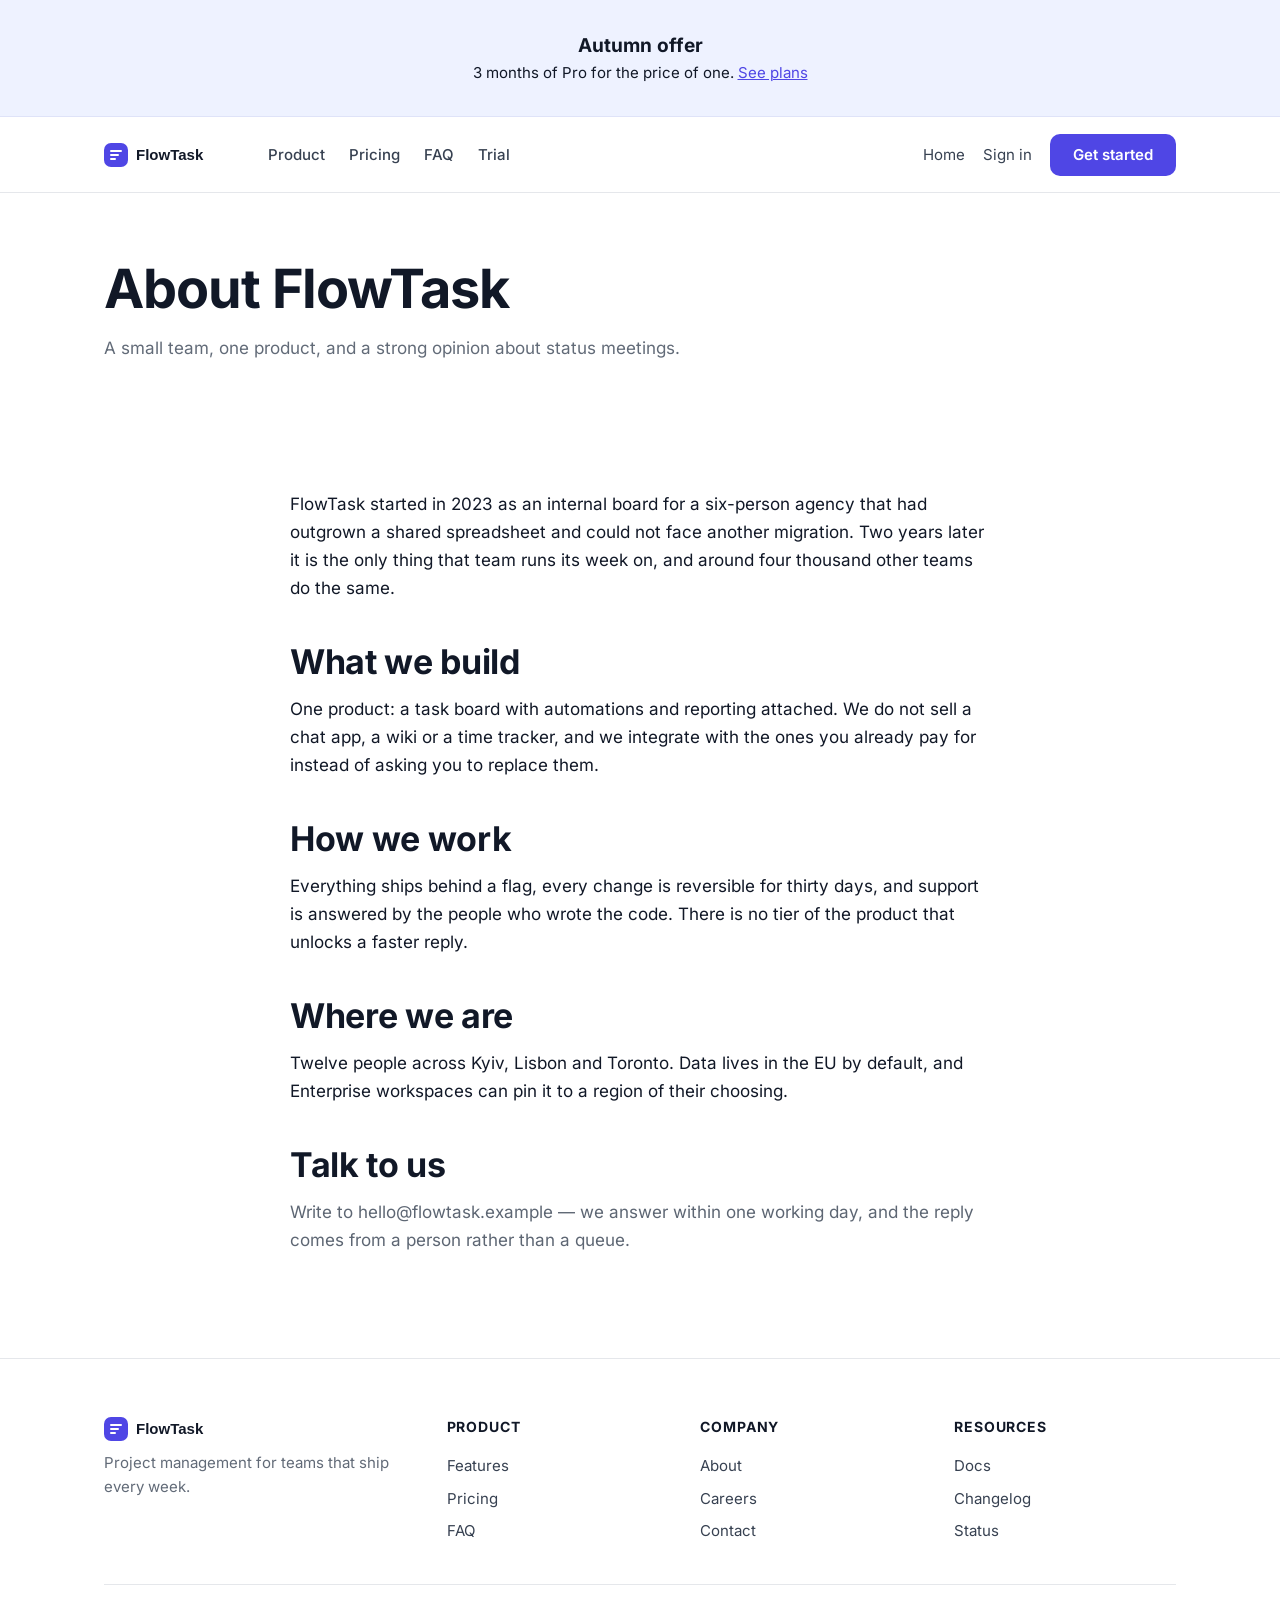
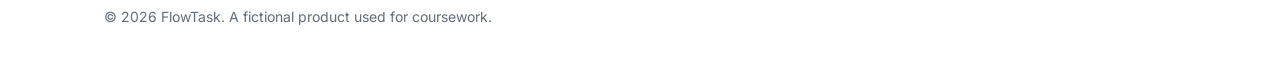
<file: Lab 4-5/about.html>
<!doctype html>
<html lang="en">
  <head>
    <meta charset="utf-8" />
    <meta name="viewport" content="width=device-width, initial-scale=1" />
    <title>About FlowTask | Project management for teams</title>
    <meta
      name="description"
      content="Meet the small team behind FlowTask, a project management workspace built for teams that ship every week."
    />
    <meta name="robots" content="index,follow" />
    <link
      rel="canonical"
      href="https://olehharmashov.github.io/WebDevProjects/Lab%204-5/about.html"
    />
    <meta
      property="og:title"
      content="About FlowTask | Project management for teams"
    />
    <meta
      property="og:description"
      content="Meet the small team behind FlowTask, a project management workspace built for teams that ship every week."
    />
    <meta property="og:type" content="website" />
    <meta
      property="og:url"
      content="https://olehharmashov.github.io/WebDevProjects/Lab%204-5/about.html"
    />
    <meta
      property="og:image"
      content="https://olehharmashov.github.io/WebDevProjects/Lab%204-5/img/hero-optimized.jpg"
    />
    <link rel="icon" href="img/logo.svg" type="image/svg+xml" />
    <link rel="stylesheet" href="css/styles.css?v=20261004" />
    <script src="js/main.js?v=20261004" defer></script>
    <script type="application/ld+json">
      {
        "@context": "https://schema.org",
        "@type": "AboutPage",
        "name": "About FlowTask",
        "description": "Meet the small team behind FlowTask, a project management workspace built for teams that ship every week.",
        "url": "https://olehharmashov.github.io/WebDevProjects/Lab%204-5/about.html",
        "isPartOf": {
          "@type": "WebSite",
          "name": "FlowTask",
          "url": "https://olehharmashov.github.io/WebDevProjects/Lab%204-5/"
        },
        "about": {
          "@type": "Organization",
          "name": "FlowTask",
          "url": "https://olehharmashov.github.io/WebDevProjects/Lab%204-5/",
          "email": "hello@flowtask.example"
        }
      }
    </script>
  </head>
  <body>
    <a class="skip-link" href="#main-content">Skip to content</a>
    <aside class="promo" aria-label="Special offer">
      <strong>Autumn offer</strong> 3 months of Pro for the price of one.
      <a href="index.html#pricing">See plans</a>
    </aside>

    <header class="site-header">
      <div class="site-header__inner">
        <img
          class="logo"
          src="img/logo.svg"
          alt="FlowTask"
          width="132"
          height="28"
        />

        <nav class="nav" aria-label="Main navigation">
          <a class="nav-item" href="index.html#features">Product</a>
          <a class="nav-item" href="index.html#pricing">Pricing</a>
          <a class="nav-item" href="index.html#faq">FAQ</a>
          <a class="nav-item" href="index.html#trial">Trial</a>
        </nav>

        <div class="site-header__actions">
          <a class="link-quiet" href="index.html">Home</a>
          <a class="link-quiet" href="#" aria-label="Sign in">Sign in</a>
          <button class="btn btn--primary" id="header-cta">Get started</button>
        </div>
      </div>
    </header>

    <main id="main-content">
      <section class="page-head">
        <div class="shell">
          <h1>About FlowTask</h1>
          <p class="muted">
            A small team, one product, and a strong opinion about status
            meetings.
          </p>
        </div>
      </section>

      <section class="section">
        <div class="shell prose">
          <p>
            FlowTask started in 2023 as an internal board for a six-person
            agency that had outgrown a shared spreadsheet and could not face
            another migration. Two years later it is the only thing that team
            runs its week on, and around four thousand other teams do the same.
          </p>

          <h2>What we build</h2>
          <p>
            One product: a task board with automations and reporting attached.
            We do not sell a chat app, a wiki or a time tracker, and we
            integrate with the ones you already pay for instead of asking you to
            replace them.
          </p>

          <h2>How we work</h2>
          <p>
            Everything ships behind a flag, every change is reversible for
            thirty days, and support is answered by the people who wrote the
            code. There is no tier of the product that unlocks a faster reply.
          </p>

          <h2>Where we are</h2>
          <p>
            Twelve people across Kyiv, Lisbon and Toronto. Data lives in the EU
            by default, and Enterprise workspaces can pin it to a region of
            their choosing.
          </p>

          <h2>Talk to us</h2>
          <p class="soft">
            Write to hello@flowtask.example — we answer within one working day,
            and the reply comes from a person rather than a queue.
          </p>
        </div>
      </section>
    </main>

    <footer class="site-footer">
      <div class="shell">
        <div class="site-footer__cols">
          <div>
            <img src="img/logo.svg" alt="FlowTask" width="132" height="28" />
            <p class="muted">
              Project management for teams that ship every week.
            </p>
          </div>

          <div>
            <div class="site-footer__title">Product</div>
            <ul>
              <li><a href="index.html#features">Features</a></li>
              <li><a href="index.html#pricing">Pricing</a></li>
              <li><a href="index.html#faq">FAQ</a></li>
            </ul>
          </div>

          <div>
            <div class="site-footer__title">Company</div>
            <ul>
              <li><a href="about.html">About</a></li>
              <li><a href="#">Careers</a></li>
              <li><a href="#">Contact</a></li>
            </ul>
          </div>

          <div>
            <div class="site-footer__title">Resources</div>
            <ul>
              <li><a href="#">Docs</a></li>
              <li><a href="#">Changelog</a></li>
              <li><a href="#">Status</a></li>
            </ul>
          </div>
        </div>

        <p class="legal">
          © 2026 FlowTask. A fictional product used for coursework.
        </p>
      </div>
    </footer>
  </body>
</html>
</file>
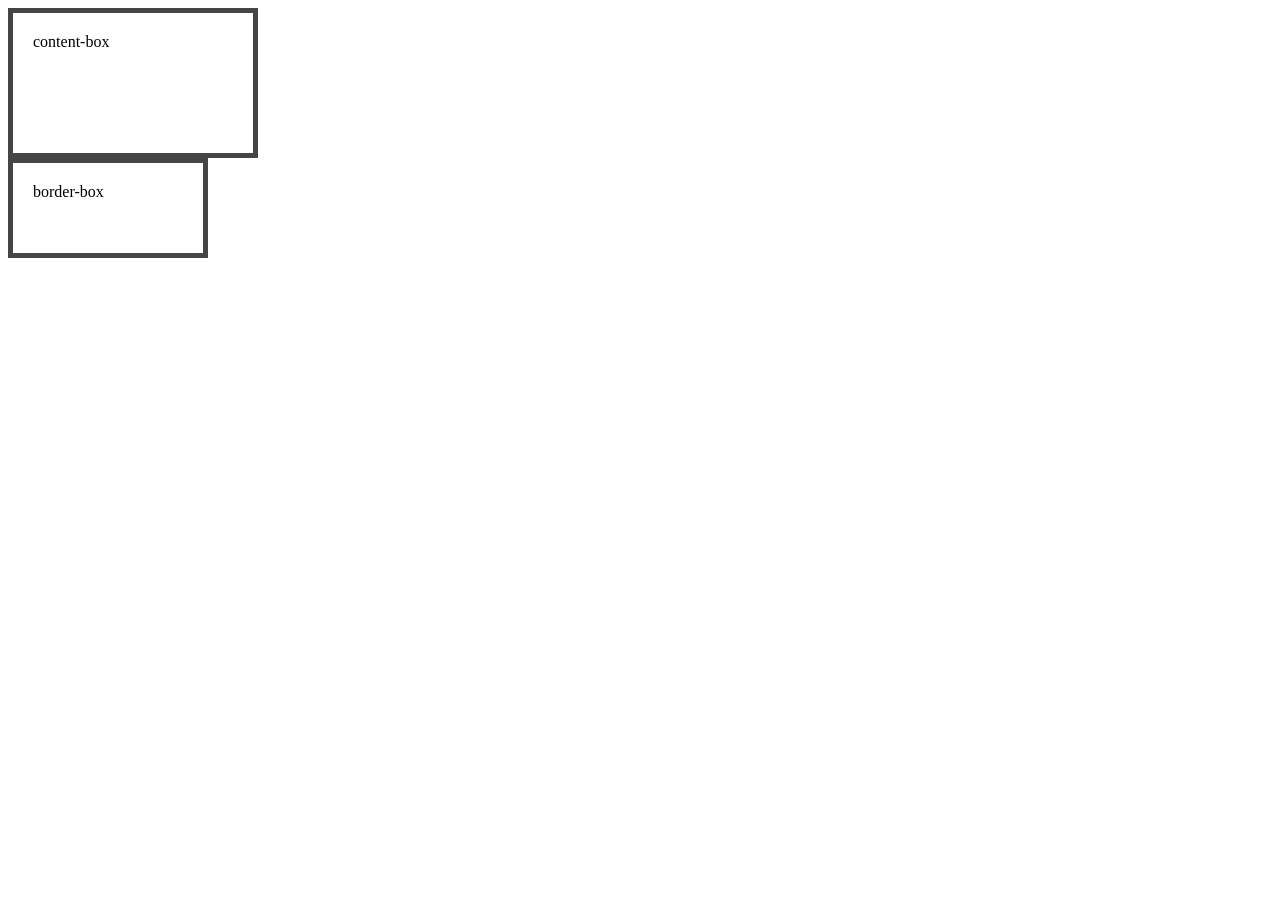
<file: lab2/research tasks/BoxModel.html>
<!doctype html>
<html lang="uk">
  <head>
    <meta charset="UTF-8" />
    <style>
      .box {
        width: 200px;
        height: 100px;
        padding: 20px;
        border: 5px solid rgb(70, 69, 69);
        background-color: white;
      }

      .content-box {
        box-sizing: content-box;
      }
      .border-box {
        box-sizing: border-box;
      }
    </style>
  </head>
  <body>
    <div class="box content-box">content-box</div>
    <div class="box border-box">border-box</div>
  </body>
</html>
</file>
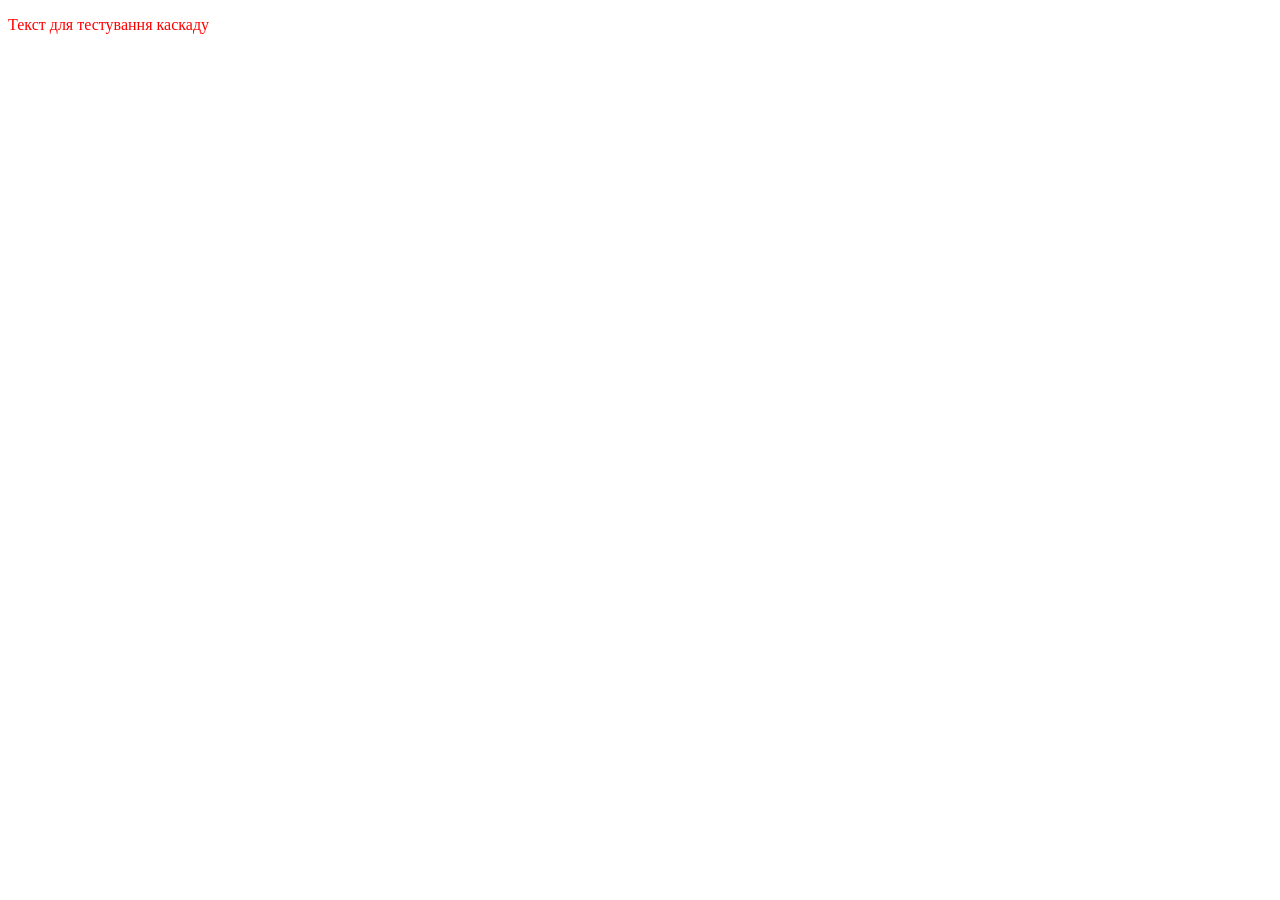
<file: lab2/research tasks/Cascade.html>
<!doctype html>
<html lang="uk">
  <head>
    <meta charset="UTF-8" />
    <link rel="stylesheet" href="Cascade.css" />

    <style>
      .inline-rule-first {
        color: green;
      }
      .inline-rule-second {
        color: red;
      }
    </style>
  </head>
  <body>
    <p class="inline-rule-second inline-rule-first external-rule">
      Текст для тестування каскаду
    </p>
  </body>
</html>
</file>
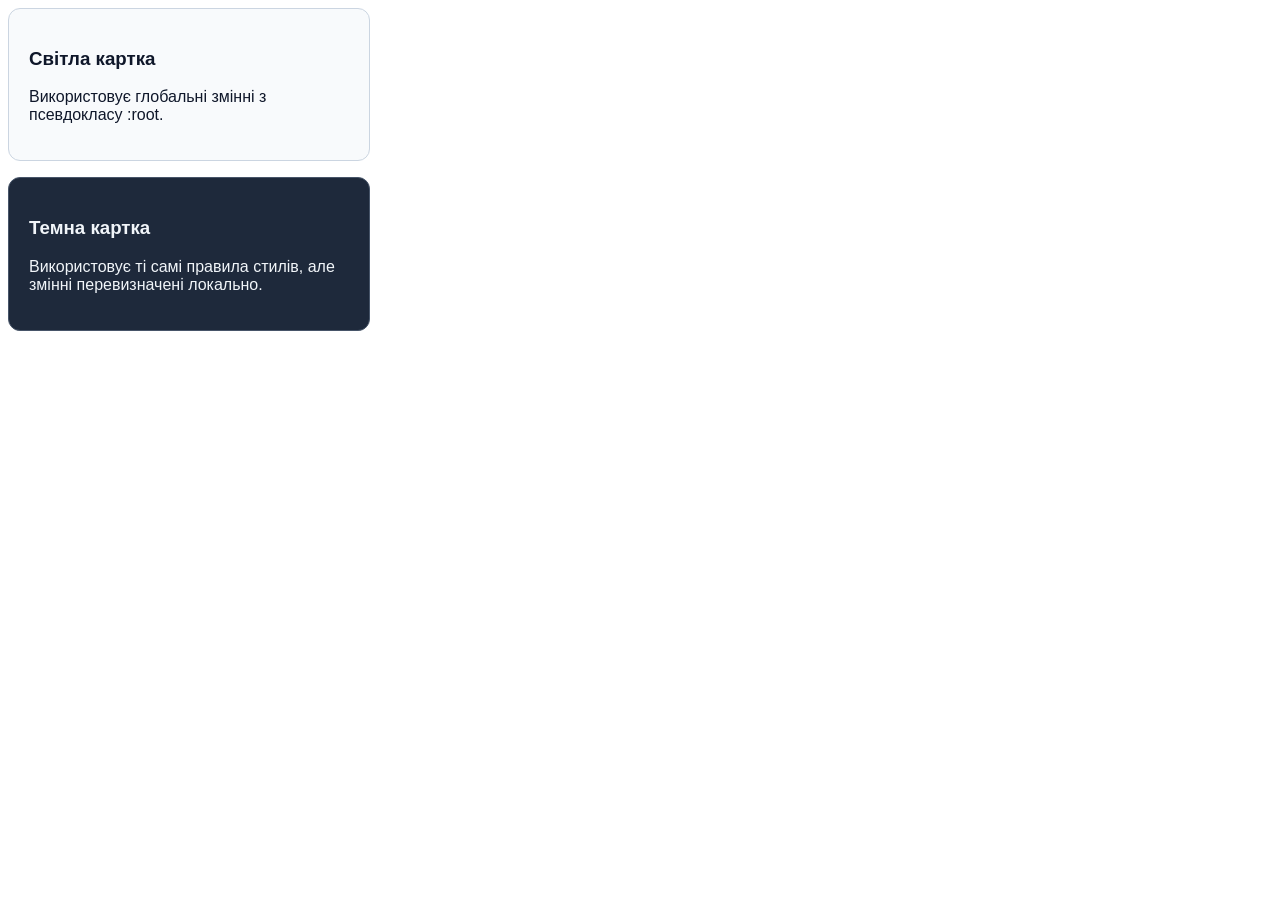
<file: lab2/research tasks/CSSVariables.html>
<!doctype html>
<html lang="uk">
  <head>
    <meta charset="UTF-8" />
    <style>
      :root {
        --card-bg: #f8fafc;
        --card-text: #0f172a;
        --card-border: #cbd5e1;
        --card-radius: 12px;
      }

      .card {
        background-color: var(--card-bg);
        color: var(--card-text);
        border: 1px solid var(--card-border);
        border-radius: var(--card-radius);
        padding: 20px;
        margin-bottom: 16px;
        max-width: 320px;
        font-family: sans-serif;
      }

      .dark-card {
        --card-bg: #1e293b;
        --card-text: #f1f5f9;
        --card-border: #475569;
      }
    </style>
  </head>
  <body>
    <div class="card">
      <h3>Світла картка</h3>
      <p>Використовує глобальні змінні з псевдокласу :root.</p>
    </div>

    <div class="card dark-card">
      <h3>Темна картка</h3>
      <p>
        Використовує ті самі правила стилів, але змінні перевизначені локально.
      </p>
    </div>
  </body>
</html>
</file>
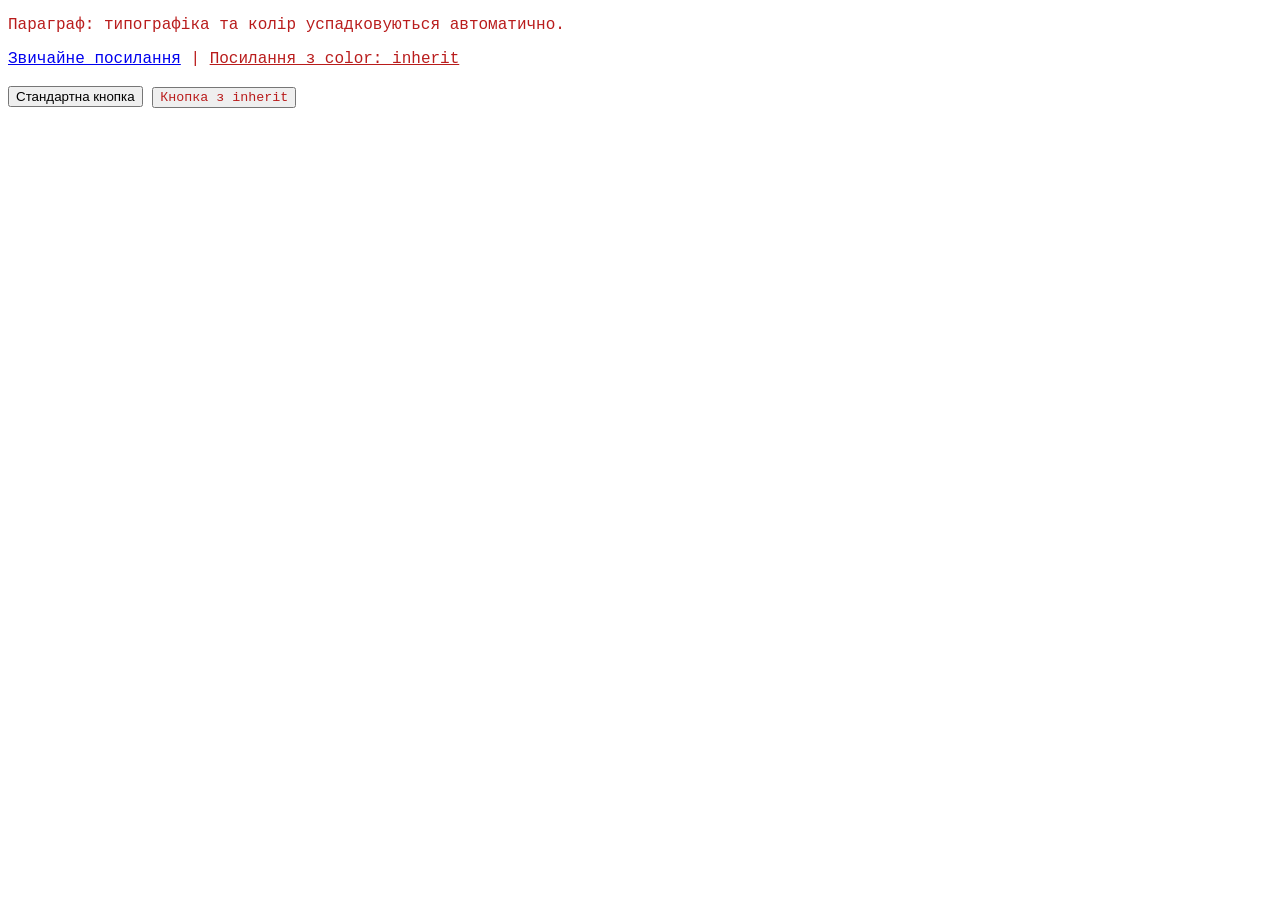
<file: lab2/research tasks/Inheritance.html>
<!DOCTYPE html>
<html lang="uk">
<head>
  <meta charset="UTF-8">
  <style>
    body {
      font-family: 'Courier New', monospace;
      color: #b91c1c; /* темний червоний */
    }

    /* Виправлення відсутності успадкування через inherit */
    .reset-btn {
      font-family: inherit;
      color: inherit;
    }

    .reset-link {
      color: inherit;
    }
  </style>
</head>
<body>
  <p>Параграф: типографіка та колір успадковуються автоматично.</p>
  <a href="#">Звичайне посилання</a> | 
  <a href="#" class="reset-link">Посилання з color: inherit</a>
  <br><br>
  <button>Стандартна кнопка</button>
  <button class="reset-btn">Кнопка з inherit</button>
</body>
</html>
</file>
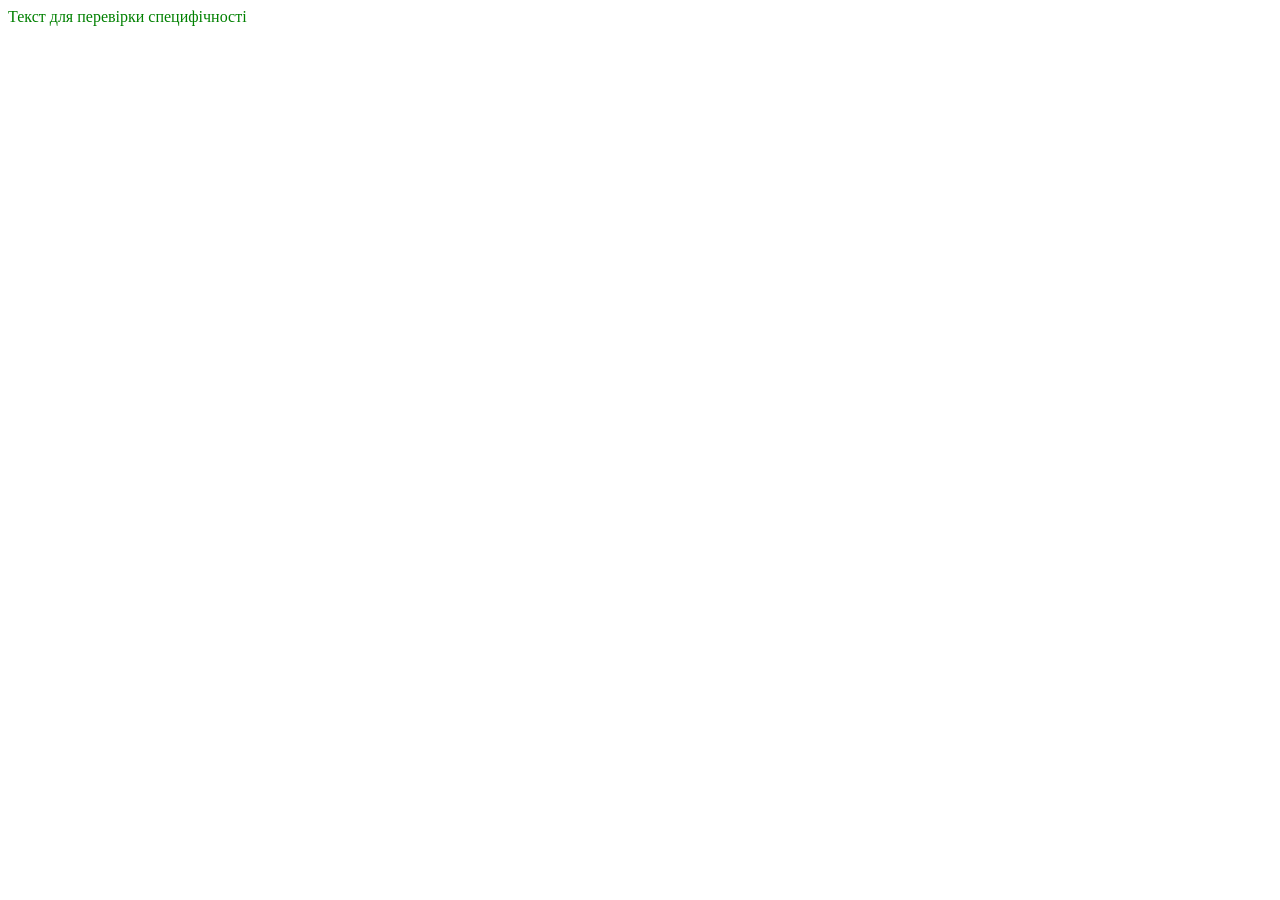
<file: lab2/research tasks/Specificity.html>
<!doctype html>
<html lang="uk">
  <head>
    <meta charset="UTF-8" />
    <style>
      div {
        color: gray;
      }

      /* Селектор класу: (0, 1, 0) */
      .highlight {
        color: blue;
      }

      /* Ланцюжок із багатьох класів: (0, 5, 0) */
      .c1.c2.c3.c4.c5 {
        color: orange;
      }

      /* Селектор ID: (1, 0, 0) */
      #target-element {
        color: green;
      }
    </style>
  </head>
  <body>
    <div id="target-element" class="highlight c1 c2 c3 c4 c5">
      Текст для перевірки специфічності
    </div>
  </body>
</html>
</file>
<file: Lab 4-5/css/styles.css>
/* FlowTask — landing page styles */

@font-face {
  font-family: "Inter";
  src: url("../fonts/inter-latin.woff2") format("woff2");
  font-weight: 400 700;
  font-style: normal;
}

:root {
  --ink: #111827;
  --ink-muted: #626b78;
  --ink-soft: #5d6673;
  --brand: #4f46e5;
  --brand-dark: #4338ca;
  --brand-tint: #eef2ff;
  --surface: #ffffff;
  --surface-alt: #f7f8fb;
  --line: #e5e7eb;
  --radius: 14px;
  --shell: 1120px;
  --step: 24px;
}

*,
*::before,
*::after {
  box-sizing: border-box;
}

body {
  margin: 0;
  font-family: "Inter", "Segoe UI", Arial, sans-serif;
  font-size: 17px;
  line-height: 1.65;
  color: var(--ink);
  background: var(--surface);
}

:focus-visible {
  outline: 3px solid #111827;
  outline-offset: 3px;
}

.skip-link {
  position: absolute;
  top: 8px;
  left: 8px;
  z-index: 100;
  padding: 10px 14px;
  transform: translateY(-150%);
  background: #ffffff;
  color: var(--ink);
}

.skip-link:focus {
  transform: translateY(0);
}

.visually-hidden {
  position: absolute;
  width: 1px;
  height: 1px;
  padding: 0;
  margin: -1px;
  overflow: hidden;
  clip: rect(0, 0, 0, 0);
  white-space: nowrap;
  border: 0;
}

img {
  max-width: 100%;
  height: auto;
}

h1,
h2,
h3,
h4 {
  line-height: 1.2;
  margin: 0 0 12px;
}

h1 {
  font-size: 54px;
  letter-spacing: -0.02em;
}

h2 {
  font-size: 34px;
  letter-spacing: -0.01em;
}

h3 {
  font-size: 20px;
}

h4 {
  font-size: 30px;
  letter-spacing: -0.01em;
}

p {
  margin: 0 0 16px;
}

a {
  color: var(--brand);
}

.shell {
  max-width: var(--shell);
  margin: 0 auto;
  padding: 0 var(--step);
}

.muted {
  color: var(--ink-muted);
}

.soft {
  color: var(--ink-soft);
}

.section {
  padding: 88px 0;
}

.section--alt {
  background: var(--surface-alt);
}

.section__head {
  max-width: 640px;
  margin-bottom: 40px;
}

/* Header */

.site-header {
  position: sticky;
  top: 0;
  z-index: 40;
  height: 76px;
  background: rgba(255, 255, 255, 0.94);
  backdrop-filter: blur(8px);
  border-bottom: 1px solid var(--line);
}

.site-header__inner {
  max-width: var(--shell);
  height: 76px;
  margin: 0 auto;
  padding: 0 var(--step);
  display: flex;
  align-items: center;
  gap: 32px;
}

.nav {
  display: flex;
  gap: 24px;
  margin-right: auto;
}

.nav-item {
  text-decoration: none;
  font-size: 15px;
  font-weight: 500;
  color: #374151;
  cursor: pointer;
}

.nav-item:hover {
  color: var(--brand);
}

.site-header__actions {
  display: flex;
  align-items: center;
  gap: 18px;
}

.link-quiet {
  font-size: 15px;
  color: #374151;
  text-decoration: none;
}

.link-quiet:hover {
  color: var(--brand);
}

/* Buttons — .btn is the real element, .button is the styled box */

.btn,
.button {
  display: inline-block;
  padding: 11px 22px;
  border: 1px solid transparent;
  border-radius: 10px;
  font: inherit;
  font-size: 15px;
  font-weight: 600;
  line-height: 1.2;
  text-align: center;
  text-decoration: none;
  cursor: pointer;
}

.btn--primary,
.button--primary {
  background: var(--brand);
  color: #ffffff;
}

.btn--primary:hover,
.button--primary:hover {
  background: var(--brand-dark);
}

.button--invert {
  background: #ffffff;
  color: var(--brand);
}

.button--invert:hover {
  background: #eef0ff;
}

.btn--ghost {
  background: transparent;
  border-color: var(--line);
  color: var(--ink);
}

.button--lg {
  padding: 15px 30px;
  font-size: 17px;
}

/* Promo banner */

.promo {
  background: var(--brand-tint);
  border-bottom: 1px solid #dfe3f8;
  padding: 30px var(--step);
  text-align: center;
  font-size: 15px;
}

.promo strong {
  display: block;
  font-size: 19px;
}

/* Hero */

.hero {
  padding: 72px 0 64px;
}

.hero__grid {
  display: grid;
  grid-template-columns: 1.05fr 1fr;
  gap: 56px;
  align-items: center;
}

.hero__lead {
  font-size: 20px;
  max-width: 34ch;
}

.hero__note {
  font-size: 14px;
  margin-top: 16px;
}

.hero__image {
  width: 100%;
  border-radius: var(--radius);
  box-shadow: 0 24px 60px rgba(17, 24, 39, 0.16);
}

/* Cards */

.grid-3 {
  display: grid;
  grid-template-columns: repeat(3, 1fr);
  gap: 24px;
}

.card {
  background: var(--surface);
  border: 1px solid var(--line);
  border-radius: var(--radius);
  padding: 28px;
}

.card__icon {
  margin-bottom: 14px;
}

.card__link {
  font-size: 15px;
  font-weight: 600;
  text-decoration: none;
}

/* Steps */

.step__num {
  display: inline-flex;
  align-items: center;
  justify-content: center;
  width: 34px;
  height: 34px;
  margin-bottom: 14px;
  border-radius: 50%;
  background: var(--brand-tint);
  color: var(--brand);
  font-weight: 700;
}

/* Pricing */

.plan {
  display: flex;
  flex-direction: column;
  background: var(--surface);
  border: 1px solid var(--line);
  border-radius: var(--radius);
  padding: 30px;
}

.plan--featured {
  border-color: var(--brand);
  box-shadow: 0 18px 44px rgba(79, 70, 229, 0.16);
}

.plan__price {
  font-size: 40px;
  font-weight: 700;
  letter-spacing: -0.02em;
}

.plan__period {
  font-size: 15px;
  font-weight: 400;
  color: var(--ink-muted);
}

.plan__list {
  list-style: none;
  margin: 20px 0 26px;
  padding: 0;
  font-size: 15px;
}

.plan__list li {
  padding: 7px 0;
  border-bottom: 1px solid var(--line);
}

.plan__cta {
  margin-top: auto;
}

/* Testimonials */

.quote {
  background: var(--surface);
  border: 1px solid var(--line);
  border-radius: var(--radius);
  padding: 26px;
}

.quote__person {
  display: flex;
  align-items: center;
  gap: 12px;
  margin-top: 18px;
}

.quote__avatar {
  width: 44px;
  height: 44px;
  border-radius: 50%;
  object-fit: cover;
}

.quote__name {
  font-size: 15px;
  font-weight: 600;
}

.quote__role {
  font-size: 14px;
  color: var(--ink-muted);
}

/* FAQ */

.faq {
  max-width: 760px;
}

.faq__item {
  border-bottom: 1px solid var(--line);
}

.faq__q {
  width: 100%;
  padding: 20px 0;
  background: none;
  border: 0;
  font: inherit;
  font-weight: 600;
  text-align: left;
  cursor: pointer;
}

.faq__a {
  display: none;
  padding-bottom: 20px;
  color: #374151;
}

.faq__item.is-open .faq__a {
  display: block;
}

/* Trial form */

.trial {
  background: var(--brand);
  border-radius: 20px;
  padding: 56px;
  color: #ffffff;
  text-align: center;
}

.trial h2 {
  color: #ffffff;
}

.trial__lead {
  color: #dcd9fb;
  max-width: 46ch;
  margin: 0 auto 28px;
}

.trial__form {
  display: flex;
  flex-wrap: wrap;
  justify-content: center;
  gap: 12px;
}

.trial__input {
  flex: 1 1 210px;
  max-width: 260px;
  padding: 13px 16px;
  border: 0;
  border-radius: 10px;
  font: inherit;
  font-size: 15px;
}

.trial__error {
  margin: 16px 0 0;
  color: #ffffff;
  font-weight: 600;
}

.trial__status {
  margin: 16px 0 0;
  color: #ffffff;
}

/* Footer */

.site-footer {
  padding: 56px 0 40px;
  border-top: 1px solid var(--line);
  font-size: 15px;
}

.site-footer__cols {
  display: grid;
  grid-template-columns: 1.4fr 1fr 1fr 1fr;
  gap: 32px;
}

.site-footer__title {
  font-size: 14px;
  font-weight: 700;
  text-transform: uppercase;
  letter-spacing: 0.06em;
  margin-bottom: 12px;
}

.site-footer ul {
  list-style: none;
  margin: 0;
  padding: 0;
}

.site-footer li {
  padding: 4px 0;
}

.site-footer a {
  color: #374151;
  text-decoration: none;
}

.site-footer a:hover {
  color: var(--brand);
}

.social {
  display: flex;
  gap: 4px;
  margin-top: 18px;
}

.social span {
  display: inline-flex;
  width: 18px;
  height: 18px;
}

.legal {
  margin-top: 36px;
  padding-top: 20px;
  border-top: 1px solid var(--line);
  color: var(--ink-muted);
  font-size: 14px;
}

/* About page */

.page-head {
  padding: 64px 0 24px;
}

.prose {
  max-width: 68ch;
}

.prose h2 {
  margin-top: 40px;
}

/* Shared UI kit — carried over from the FlowTask app shell */

.dashboard {
  display: grid;
  grid-template-columns: 240px 1fr;
  min-height: 100vh;
  background: var(--surface-alt);
}

.dashboard__sidebar {
  padding: 24px 18px;
  background: #0f172a;
  color: #cbd5f5;
}

.dashboard__nav-link {
  display: block;
  padding: 9px 12px;
  border-radius: 8px;
  color: #cbd5f5;
  text-decoration: none;
}

.dashboard__nav-link.is-active {
  background: rgba(79, 70, 229, 0.24);
  color: #ffffff;
}

.dashboard__topbar {
  display: flex;
  align-items: center;
  justify-content: space-between;
  height: 64px;
  padding: 0 24px;
  background: var(--surface);
  border-bottom: 1px solid var(--line);
}

.board {
  display: flex;
  gap: 16px;
  padding: 24px;
  overflow-x: auto;
}

.board__column {
  flex: 0 0 280px;
  background: var(--surface);
  border: 1px solid var(--line);
  border-radius: 12px;
  padding: 14px;
}

.board__card {
  background: var(--surface);
  border: 1px solid var(--line);
  border-radius: 10px;
  padding: 12px;
  margin-bottom: 10px;
  box-shadow: 0 1px 2px rgba(17, 24, 39, 0.06);
}

.board__card--urgent {
  border-left: 3px solid #ef4444;
}

.tag {
  display: inline-block;
  padding: 2px 9px;
  border-radius: 999px;
  background: var(--brand-tint);
  color: var(--brand-dark);
  font-size: 12px;
  font-weight: 600;
}

.tag--done {
  background: #dcfce7;
  color: #166534;
}

.tag--blocked {
  background: #fee2e2;
  color: #991b1b;
}

.avatar-stack {
  display: flex;
}

.avatar-stack img {
  width: 28px;
  height: 28px;
  border-radius: 50%;
  border: 2px solid var(--surface);
  margin-left: -8px;
}

.modal {
  position: fixed;
  inset: 0;
  display: grid;
  place-items: center;
  background: rgba(15, 23, 42, 0.5);
}

.modal__panel {
  width: min(560px, 92vw);
  background: var(--surface);
  border-radius: 16px;
  padding: 28px;
}

.toast {
  position: fixed;
  right: 24px;
  bottom: 24px;
  padding: 14px 18px;
  border-radius: 12px;
  background: #0f172a;
  color: #ffffff;
  box-shadow: 0 12px 30px rgba(15, 23, 42, 0.32);
}

.table {
  width: 100%;
  border-collapse: collapse;
  font-size: 15px;
}

.table th,
.table td {
  padding: 10px 12px;
  border-bottom: 1px solid var(--line);
  text-align: left;
}

.table thead th {
  background: var(--surface-alt);
  font-size: 13px;
  text-transform: uppercase;
  letter-spacing: 0.05em;
}

/* Responsive */

@media (max-width: 900px) {
  .hero__grid,
  .grid-3,
  .site-footer__cols {
    grid-template-columns: 1fr;
  }

  h1 {
    font-size: 40px;
  }

  h4 {
    font-size: 26px;
  }

  .nav {
    display: none;
  }

  .trial {
    padding: 36px 22px;
  }
}
</file>
<file: lab1/styles.css>
:root {
  --bg-color: #0f172a;
  --bg-accent: #1e293b;
  --surface-color: #111827;
  --surface-alt: #172033;
  --primary-color: #60a5fa;
  --primary-dark: #93c5fd;
  --text-color: #e5e7eb;
  --muted-color: #cbd5e1;
  --border-color: rgba(148, 163, 184, 0.2);
  --shadow-color: rgba(2, 6, 23, 0.5);
  --success-color: #38bdf8;
  --warning-color: #fbbf24;
  --success-soft: rgba(56, 189, 248, 0.12);
  --active-soft: rgba(96, 165, 250, 0.16);
  --boosted-soft: rgba(251, 191, 36, 0.16);
  --legend-soft: rgba(52, 211, 153, 0.16);
}

body.theme-light {
  --bg-color: #edf4ff;
  --bg-accent: #dfe9ff;
  --surface-color: #ffffff;
  --surface-alt: #f7faff;
  --primary-color: #2563eb;
  --primary-dark: #1d4ed8;
  --text-color: #1f2937;
  --muted-color: #5d6b82;
  --border-color: #dfe7f3;
  --shadow-color: rgba(15, 23, 42, 0.12);
  --success-color: #0ea5e9;
  --warning-color: #f59e0b;
  --success-soft: rgba(14, 165, 233, 0.12);
  --active-soft: rgba(37, 99, 235, 0.12);
  --boosted-soft: rgba(245, 158, 11, 0.12);
  --legend-soft: rgba(16, 185, 129, 0.12);
  color-scheme: light;
}

* {
  box-sizing: border-box;
}

html {
  font-size: 16px;
}

body {
  margin: 0;
  min-height: 100vh;
  font-family: Arial, Helvetica, sans-serif;
  line-height: 1.6;
  background:
    radial-gradient(circle at top, var(--bg-accent), transparent 42%),
    linear-gradient(180deg, var(--bg-color), #111827);
  color: var(--text-color);
  transition:
    background 0.25s ease,
    color 0.25s ease;
}

body.theme-light {
  background: radial-gradient(circle at top, #edf4ff 0%, #f5f8ff 32%, #eef2f8 100%);
}

.site-header {
  padding: 1rem 1.25rem;
  border-bottom: 1px solid var(--border-color);
  background: rgba(15, 23, 42, 0.2);
  backdrop-filter: blur(12px);
}

body.theme-light .site-header {
  background: rgba(255, 255, 255, 0.7);
}

.header-row {
  max-width: 960px;
  margin: 0 auto;
  display: flex;
  align-items: center;
  justify-content: space-between;
  gap: 1rem;
}

.brand {
  display: flex;
  align-items: center;
  gap: 0.75rem;
}

.brand-mark {
  background: rgba(96, 165, 250, 0.12);
  color: var(--primary-color);
  border: 1px solid var(--border-color);
  border-radius: 999px;
  padding: 0.35rem 0.7rem;
  font-size: 0.72rem;
  font-weight: 700;
  letter-spacing: 0.08em;
  text-transform: uppercase;
}

h1 {
  margin: 0;
  font-size: clamp(1.5rem, 2.5vw, 2.3rem);
}

.theme-toggle {
  border: 1px solid var(--border-color);
  background: rgba(255, 255, 255, 0.04);
  color: var(--text-color);
  border-radius: 12px;
  padding: 0.7rem 1rem;
  font-size: 0.95rem;
  font-weight: 700;
  cursor: pointer;
  transition: all 0.2s ease;
  min-width: 120px;
}

body.theme-light .theme-toggle {
  background: rgba(255, 255, 255, 0.8);
  color: #1f2937;
  border-color: #dfe7f3;
}

.theme-toggle:focus-visible,
.action-button:focus-visible {
  outline: 3px solid rgba(96, 165, 250, 0.6);
  outline-offset: 2px;
}

.demo-wrapper {
  max-width: 960px;
  margin: 0 auto;
  padding: 2rem 1.25rem;
  display: flex;
  justify-content: center;
}

.demo-card {
  width: min(100%, 500px);
  background: linear-gradient(180deg, var(--surface-color), var(--surface-alt));
  border: 1px solid var(--border-color);
  border-radius: 16px;
  box-shadow: 0 18px 40px var(--shadow-color);
  padding: 1.5rem;
  transition:
    transform 0.25s ease,
    border-color 0.25s ease,
    box-shadow 0.25s ease,
    background 0.25s ease;
}

.demo-card:hover {
  transform: translateY(-2px);
}

.demo-card[data-state='idle'] {
  border-color: rgba(96, 165, 250, 0.25);
}

.demo-card[data-state='active'] {
  border-color: rgba(96, 165, 250, 0.38);
  box-shadow: 0 18px 40px rgba(59, 130, 246, 0.15);
}

.demo-card[data-state='boosted'] {
  border-color: rgba(251, 191, 36, 0.5);
  box-shadow: 0 18px 40px rgba(245, 158, 11, 0.18);
}

.demo-card[data-state='legend'] {
  border-color: rgba(52, 211, 153, 0.52);
  box-shadow: 0 18px 40px rgba(16, 185, 129, 0.18);
}

.demo-card[data-state='Epic'] {
  border-color: rgba(174, 52, 211, 0.52);
  box-shadow: 0 18px 40px rgba(174, 52, 211, 0.18);
}

.demo-card.pulse {
  animation: pulseCard 0.25s ease;
}

@keyframes pulseCard {
  0% {
    transform: scale(1);
  }
  50% {
    transform: scale(1.02);
  }
  100% {
    transform: scale(1);
  }
}

.demo-top {
  display: flex;
  justify-content: space-between;
  align-items: center;
  gap: 0.75rem;
  margin-bottom: 1rem;
}

.status-badge {
  display: inline-flex;
  align-items: center;
  justify-content: center;
  min-width: 92px;
  border-radius: 999px;
  padding: 0.42rem 0.7rem;
  font-size: 0.72rem;
  font-weight: 700;
  text-transform: uppercase;
  letter-spacing: 0.08em;
  background: var(--success-soft);
  color: var(--success-color);
}

.click-indicator {
  color: var(--muted-color);
  font-size: 0.9rem;
  font-weight: 600;
}

.demo-card h2 {
  margin: 0 0 0.55rem;
  text-align: center;
  font-size: clamp(1.8rem, 3vw, 2.6rem);
  line-height: 1.1;
}

.card-subtitle {
  margin: 0 0 1.25rem;
  color: var(--muted-color);
  text-align: center;
  font-size: 0.95rem;
}

.action-button {
  display: block;
  width: 100%;
  border: none;
  border-radius: 12px;
  background: linear-gradient(135deg, var(--primary-color), var(--primary-dark));
  color: #fff;
  font-size: 1rem;
  font-weight: 700;
  padding: 0.9rem 1.2rem;
  cursor: pointer;
  box-shadow: 0 12px 24px rgba(37, 99, 235, 0.2);
  transition:
    transform 0.2s ease,
    filter 0.2s ease;
}

.action-button:hover {
  filter: brightness(1.05);
}

.action-button:active {
  transform: scale(0.98);
}

.site-footer {
  border-top: 1px solid var(--border-color);
  padding: 1rem 1.25rem;
  text-align: center;
}

.site-footer p {
  margin: 0;
  color: var(--muted-color);
  font-size: 0.9rem;
}

@media (max-width: 768px) {
  .header-row {
    flex-direction: column;
    align-items: flex-start;
  }

  .theme-toggle {
    width: 100%;
  }

  .demo-card {
    padding: 1.2rem;
    border-radius: 14px;
  }

  .demo-top {
    flex-direction: column;
    align-items: flex-start;
  }
}
</file>
<file: lab2/styles.css>
:root {
  --color-primary: #2563eb;
  --color-primary-hover: #1d4ed8;
  --color-surface: #ffffff;
  --color-background: #f8fafc;
  --color-text-main: #0f172a;
  --color-text-muted: #64748b;
  --color-border: #e2e8f0;
  --color-accent: #f59e0b;

  --font-family-base: Arial, sans-serif;
  --font-size-base: 16px;
  --font-size-h1: 2.5rem;
  --font-size-h2: 1.5rem;
  --font-size-small: 0.875rem;

  --spacing-sm: 8px;
  --spacing-md: 16px;
  --spacing-lg: 24px;
  --spacing-xl: 32px;
  --border-radius: 12px;
}

* {
  box-sizing: border-box;
}

body {
  min-width: 320px;
  margin: 0;
  background: var(--color-background);
  color: var(--color-text-main);
  font-family: var(--font-family-base);
  font-size: var(--font-size-base);
  line-height: 1.5;
}

.pricing {
  padding: var(--spacing-xl) var(--spacing-md);
}

.pricing__container {
  width: min(100%, 1120px);
  margin: 0 auto;
}

.pricing__header {
  max-width: 640px;
  margin: 0 auto var(--spacing-lg);
  text-align: center;
}

.pricing__eyebrow {
  margin: 0 0 var(--spacing-sm);
  color: var(--color-primary);
  font-size: var(--font-size-small);
  font-weight: 700;
  letter-spacing: 0.08em;
  text-transform: uppercase;
}

h1,
h2,
p {
  margin-top: 0;
}

h1 {
  margin-bottom: var(--spacing-md);
  font-size: var(--font-size-h1);
  line-height: 1.15;
}

.pricing__intro,
.pricing-card__description {
  color: var(--color-text-muted);
}

.pricing__intro {
  margin-bottom: 0;
}

.pricing-grid {
  display: grid;
  grid-template-columns: repeat(3, minmax(0, 1fr));
  align-items: stretch;
  gap: var(--spacing-sm);
}

.pricing-card {
  position: relative;
  display: flex;
  flex-direction: column;
  width: 100%;
  min-height: 208px;
  padding: var(--spacing-md);
  border: 1px solid var(--color-border);
  border-radius: var(--border-radius);
  background: var(--color-surface);
  box-shadow: none;
}

.pricing-card--featured {
  border: 2px solid var(--color-primary);
  transform: translateY(-1px);
}

.pricing-card__badge {
  position: absolute;
  top: -13px;
  left: 50%;
  margin: 0;
  padding: var(--spacing-sm) var(--spacing-md);
  border-radius: 4px;
  background: var(--color-accent);
  color: var(--color-text-main);
  font-size: var(--font-size-small);
  font-weight: 700;
  transform: translateX(-50%);
  white-space: nowrap;
}

.pricing-card h2 {
  margin-bottom: var(--spacing-md);
  color: var(--color-primary);
  font-size: var(--font-size-small);
  letter-spacing: 0.08em;
  text-transform: uppercase;
}

.pricing-card__description {
  display: none;
}

.pricing-card__price {
  margin-bottom: var(--spacing-md);
  color: var(--color-text-muted);
}

.pricing-card__price span {
  color: var(--color-text-main);
  font-size: 1.75rem;
  font-weight: 700;
  line-height: 1;
}

.pricing-card__features {
  display: grid;
  gap: var(--spacing-sm);
  margin: 0;
  padding-left: var(--spacing-md);
  color: var(--color-text-muted);
}

.pricing-card__features li::marker {
  color: var(--color-primary);
}

.btn {
  display: inline-block;
  width: 100%;
  margin-top: auto;
  padding: var(--spacing-sm) var(--spacing-md);
  border: 1px solid transparent;
  border-radius: 6px;
  font: inherit;
  font-weight: 700;
  text-align: center;
  text-decoration: none;
  transition:
    background-color 160ms ease,
    border-color 160ms ease,
    color 160ms ease;
}

.btn--primary {
  background: var(--color-primary);
  color: var(--color-surface);
}

.btn--primary:hover,
.btn--primary:focus-visible {
  background: var(--color-primary-hover);
}

.btn--outline {
  border-color: var(--color-primary);
  color: var(--color-primary);
}

.btn--outline:hover,
.btn--outline:focus-visible {
  background: var(--color-primary);
  color: var(--color-surface);
}

@media (max-width: 768px) {
  .pricing-grid {
    grid-template-columns: 1fr;
    max-width: 520px;
    margin: 0 auto;
  }
}
</file>
<file: Lab3/styles.css>
:root {
  --color-primary: #2563eb;
  --color-primary-hover: #1d4ed8;
  --color-surface: #ffffff;
  --color-background: #f8fafc;
  --color-text-main: #0f172a;
  --color-text-muted: #64748b;
  --color-border: #e2e8f0;
  --color-accent: #f59e0b;

  --font-family-base: Arial, sans-serif;
  --font-size-base: 16px;
  --font-size-h1: 2.5rem;
  --font-size-h2: 1.5rem;
  --font-size-small: 0.875rem;

  --spacing-sm: 8px;
  --spacing-md: 16px;
  --spacing-lg: 24px;
  --spacing-xl: 32px;
  --border-radius: 12px;
}

* {
  box-sizing: border-box;
}

body {
  display: flex;
  flex-direction: column;
  min-width: 320px;
  min-height: 100vh;
  margin: 0;
  background: var(--color-background);
  color: var(--color-text-main);
  font-family: var(--font-family-base);
  font-size: var(--font-size-base);
  line-height: 1.5;
}

main {
  flex: 1;
}

.site-header {
  background: var(--color-surface);
  border-bottom: 1px solid var(--color-border);
}

.site-nav {
  display: flex;
  align-items: center;
  justify-content: space-between;
  gap: var(--spacing-lg);
  width: min(100%, 1120px);
  margin: 0 auto;
  padding: var(--spacing-md) var(--spacing-md);
}

.brand {
  color: var(--color-text-main);
  font-size: 1.25rem;
  font-weight: 700;
  letter-spacing: 0.04em;
  text-decoration: none;
  text-transform: uppercase;
}

.site-nav__list {
  display: flex;
  align-items: center;
  gap: var(--spacing-lg);
  margin: 0;
  padding: 0;
  list-style: none;
}

.site-nav__list a,
.site-footer__links a {
  color: var(--color-text-muted);
  text-decoration: none;
}

.site-nav__list a:hover,
.site-nav__list a:focus-visible,
.site-footer__links a:hover,
.site-footer__links a:focus-visible {
  color: var(--color-primary);
}

.btn--small {
  width: auto;
}

.pricing {
  padding: var(--spacing-xl) var(--spacing-md);
}

.pricing__container,
.features__container,
.site-footer__container {
  width: min(100%, 1120px);
  margin: 0 auto;
}

.pricing__header,
.features__header {
  max-width: 640px;
  margin: 0 auto var(--spacing-lg);
  text-align: center;
}

.pricing__container > h2 {
  text-align: center;
}

.pricing__eyebrow {
  margin: 0 0 var(--spacing-sm);
  color: var(--color-primary);
  font-size: var(--font-size-small);
  font-weight: 700;
  letter-spacing: 0.08em;
  text-transform: uppercase;
}

h1,
h2,
p {
  margin-top: 0;
}

h1 {
  margin-bottom: var(--spacing-md);
  font-size: var(--font-size-h1);
  line-height: 1.15;
}

.pricing__intro,
.pricing-card__description {
  color: var(--color-text-muted);
}

.pricing__intro {
  margin-bottom: 0;
}

.pricing-grid {
  display: grid;
  grid-template-columns: repeat(3, minmax(0, 1fr));
  align-items: stretch;
  gap: var(--spacing-sm);
}

.pricing-card {
  position: relative;
  display: flex;
  flex-direction: column;
  width: 100%;
  min-height: 208px;
  padding: var(--spacing-md);
  border: 1px solid var(--color-border);
  border-radius: var(--border-radius);
  background: var(--color-surface);
  box-shadow: none;
}

.pricing-card--featured {
  border: 2px solid var(--color-primary);
}

.pricing-card__badge {
  position: absolute;
  top: -13px;
  left: 50%;
  margin: 0;
  padding: var(--spacing-sm) var(--spacing-md);
  border-radius: 4px;
  background: var(--color-accent);
  color: var(--color-text-main);
  font-size: var(--font-size-small);
  font-weight: 700;
  transform: translateX(-50%);
  white-space: nowrap;
}

.pricing-card h3 {
  margin-bottom: var(--spacing-md);
  color: var(--color-primary);
  font-size: var(--font-size-small);
  letter-spacing: 0.08em;
  text-transform: uppercase;
}

.pricing-card__description {
  margin-bottom: var(--spacing-md);
}

.pricing-card__price {
  margin-bottom: var(--spacing-md);
  color: var(--color-text-muted);
}

.pricing-card__price span {
  color: var(--color-text-main);
  font-size: 1.75rem;
  font-weight: 700;
  line-height: 1;
}

.pricing-card__features {
  display: grid;
  gap: var(--spacing-sm);
  margin: 0;
  padding-left: var(--spacing-md);
  color: var(--color-text-muted);
}

.pricing-card__features li::marker {
  color: var(--color-primary);
}

.features {
  padding: 0 var(--spacing-md) var(--spacing-xl);
}

.features__grid {
  display: grid;
  grid-template-columns: repeat(3, minmax(0, 1fr));
  gap: var(--spacing-lg);
}

.feature-item {
  padding: var(--spacing-lg);
  border: 1px solid var(--color-border);
  border-radius: var(--border-radius);
  background: var(--color-surface);
}

.feature-item h3 {
  margin-bottom: var(--spacing-sm);
  color: var(--color-text-main);
}

.feature-item p {
  margin-bottom: 0;
  color: var(--color-text-muted);
}

.site-footer {
  border-top: 1px solid var(--color-border);
  background: var(--color-surface);
}

.site-footer__container {
  display: flex;
  align-items: center;
  justify-content: center;
  gap: var(--spacing-lg);
  padding: var(--spacing-lg) var(--spacing-md);
}

.site-footer__container p {
  margin: 0;
  color: var(--color-text-muted);
}

.site-footer__links {
  display: flex;
  align-items: center;
  justify-content: center;
  gap: var(--spacing-md);
  margin: 0;
  padding: 0;
  list-style: none;
}

.btn {
  display: inline-block;
  width: 100%;
  margin-top: 10px;
  padding: var(--spacing-sm) var(--spacing-md);
  border: 1px solid transparent;
  border-radius: 6px;
  font: inherit;
  font-weight: 700;
  text-align: center;
  text-decoration: none;
  transition:
    background-color 160ms ease,
    border-color 160ms ease,
    color 160ms ease;
}

.btn--primary {
  background: var(--color-primary);
  color: var(--color-surface);
}

.btn--primary:hover,
.btn--primary:focus-visible {
  background: var(--color-primary-hover);
}

.btn--outline {
  border-color: var(--color-primary);
  color: var(--color-primary);
}

.btn--outline:hover,
.btn--outline:focus-visible {
  background: var(--color-primary);
  color: var(--color-surface);
}

@media (max-width: 768px) {
  .site-nav,
  .site-footer__container {
    flex-direction: column;
    text-align: center;
  }

  .site-nav__list,
  .site-footer__links {
    flex-wrap: wrap;
    justify-content: center;
  }

  .features__grid,
  .pricing-grid {
    grid-template-columns: 1fr;
  }
}
</file>
<file: Lab6/styles.css>
.flex {
  display: flex;
  justify-content: space-between;
}

.grid {
  display: grid;
  grid-template-columns: repeat(3, 1fr);
}

.grid-2 {
  display: grid;
  grid-template-columns: repeat(auto-fit, minmax(200px, 1fr));
}
</file>
<file: Test1/styles.css>
/*
 * Courtly — design tokens.
 *
 * Source: courtly-assets/tokens.css. Token values are kept unchanged.
 */
:root {
  /* ---------- Colors ---------- */
  --color-primary: #0b6e4f;
  --color-primary-hover: #085a40;
  --color-primary-soft: #e3f1ea;
  --color-accent: #c6f432;
  --color-accent-hover: #b3e01f;
  --color-background: #f6f8f5;
  --color-surface: #ffffff;
  --color-surface-alt: #eaf1ec;
  --color-border: #d5dfd8;
  --color-text: #13201a;
  --color-text-muted: #4a5a52;
  --color-dark: #0f2a1f;
  --color-on-dark: #f1f7f3;
  --color-on-dark-muted: #b4c7bb;
  --color-rating: #a15c00;
  --color-focus: #0b6e4f;

  /* ---------- Typography ---------- */
  --font-family-base:
    "Montserrat", system-ui, -apple-system, "Segoe UI", sans-serif;
  --font-weight-regular: 400;
  --font-weight-medium: 500;
  --font-weight-semibold: 600;
  --font-weight-bold: 800;
  --font-size-h1: clamp(2rem, 1.472rem + 2.254vw, 3.5rem);
  --font-size-h2: clamp(1.625rem, 1.317rem + 1.315vw, 2.5rem);
  --font-size-h3: clamp(1.1875rem, 1.121rem + 0.282vw, 1.375rem);
  --font-size-lead: clamp(1.0625rem, 0.996rem + 0.282vw, 1.25rem);
  --font-size-base: 1rem;
  --font-size-small: 0.875rem;
  --font-size-xs: 0.8125rem;
  --line-height-tight: 1.15;
  --line-height-base: 1.6;

  /* ---------- Spacing ---------- */
  --space-2xs: 0.25rem;
  --space-xs: 0.5rem;
  --space-sm: 0.75rem;
  --space-md: 1rem;
  --space-lg: 1.5rem;
  --space-xl: 2rem;
  --space-2xl: 3rem;
  --space-3xl: 4rem;
  --space-section: clamp(3.5rem, 2.5rem + 4vw, 6rem);

  /* ---------- Layout ---------- */
  --container-max: 75rem;
  --container-gutter: clamp(1rem, 0.5rem + 2vw, 2rem);
  --header-height: 4.5rem;
  --control-height: 3rem;

  /* ---------- Shape & depth ---------- */
  --radius-sm: 0.5rem;
  --radius-md: 0.75rem;
  --radius-lg: 1.25rem;
  --radius-pill: 999px;
  --border-width: 1px;
  --shadow-sm: 0 1px 2px rgb(15 42 31 / 0.06), 0 1px 3px rgb(15 42 31 / 0.08);
  --shadow-md: 0 12px 32px -12px rgb(15 42 31 / 0.25);
  --transition-fast: 150ms ease;
}

*,
*::before,
*::after {
  box-sizing: border-box;
}

html {
  scroll-behavior: smooth;
  scroll-padding-top: calc(var(--header-height) + var(--space-md));
}

body {
  margin: 0;
  background: var(--color-background);
  color: var(--color-text);
  font-family: var(--font-family-base);
  font-size: var(--font-size-base);
  font-weight: var(--font-weight-regular);
  line-height: var(--line-height-base);
}

img {
  display: block;
  max-width: 100%;
}

button,
input,
select {
  font: inherit;
}

a {
  color: inherit;
}

a:focus-visible,
button:focus-visible,
input:focus-visible,
select:focus-visible {
  outline: 3px solid var(--color-focus);
  outline-offset: 3px;
  border-radius: 4px;
}

.container {
  width: min(100% - 2 * var(--container-gutter), var(--container-max));
  margin-inline: auto;
}

.visually-hidden {
  position: absolute;
  width: 1px;
  height: 1px;
  padding: 0;
  margin: -1px;
  overflow: hidden;
  clip: rect(0, 0, 0, 0);
  white-space: nowrap;
  border: 0;
}

.skip-link {
  position: fixed;
  z-index: 20;
  top: var(--space-xs);
  left: var(--space-xs);
  padding: var(--space-xs) var(--space-md);
  transform: translateY(-160%);
  border-radius: var(--radius-sm);
  background: var(--color-surface);
  color: var(--color-primary);
  font-weight: var(--font-weight-semibold);
}

.skip-link:focus {
  transform: translateY(0);
}

h1,
h2,
h3,
p {
  margin: 0;
}

h1,
h2,
h3 {
  font-weight: var(--font-weight-bold);
  line-height: var(--line-height-tight);
  letter-spacing: -0.02em;
}

h1 {
  max-width: 12ch;
  font-size: var(--font-size-h1);
}

h2 {
  font-size: var(--font-size-h2);
}

h3 {
  font-size: var(--font-size-h3);
  letter-spacing: -0.01em;
}

.button {
  display: inline-flex;
  min-height: var(--control-height);
  align-items: center;
  justify-content: center;
  padding: 0 var(--space-lg);
  border: 2px solid transparent;
  border-radius: var(--radius-md);
  cursor: pointer;
  font-size: var(--font-size-base);
  font-weight: var(--font-weight-semibold);
  line-height: 1.2;
  text-align: center;
  text-decoration: none;
  transition:
    background-color var(--transition-fast),
    color var(--transition-fast),
    border-color var(--transition-fast);
}

.button-primary {
  background: var(--color-primary);
  color: var(--color-surface);
}

.button-primary:hover {
  background: var(--color-primary-hover);
}

.button-outline {
  border-color: var(--color-primary);
  background: transparent;
  color: var(--color-primary);
}

.button-outline:hover {
  background: var(--color-primary);
  color: var(--color-surface);
}

.button-large {
  min-height: 56px;
  padding-inline: var(--space-xl);
  font-size: 1.0625rem;
}

.button-accent {
  background: var(--color-accent);
  color: var(--color-dark);
}

.button-accent:hover {
  background: var(--color-accent-hover);
}

.site-header {
  position: relative;
  z-index: 5;
  min-height: var(--header-height);
  border-bottom: 1px solid var(--color-border);
  background: var(--color-surface);
}

.header-inner {
  display: flex;
  min-height: calc(var(--header-height) - 1px);
  align-items: center;
  justify-content: space-between;
  gap: var(--space-md);
}

.brand {
  display: inline-flex;
  flex: 0 0 auto;
  align-items: center;
  gap: var(--space-xs);
  color: var(--color-text);
  font-size: 1.375rem;
  font-weight: var(--font-weight-bold);
  line-height: 1;
  text-decoration: none;
}

.brand img {
  width: 40px;
  height: 40px;
}

.desktop-nav,
.header-booking {
  display: none;
}

.header-actions {
  display: flex;
  align-items: center;
}

.menu-toggle {
  display: inline-flex;
  min-height: 44px;
  align-items: center;
  gap: var(--space-xs);
  padding: 0 var(--space-md);
  border: 1px solid var(--color-border);
  border-radius: var(--radius-md);
  background: var(--color-surface);
  color: var(--color-text);
  cursor: pointer;
  font-size: var(--font-size-small);
  font-weight: var(--font-weight-semibold);
}

.menu-icon {
  display: grid;
  gap: 4px;
}

.menu-icon span {
  width: 18px;
  height: 2px;
  border-radius: 2px;
  background: currentColor;
  transition:
    transform var(--transition-fast),
    opacity var(--transition-fast);
}

.menu-toggle[aria-expanded="true"] .menu-icon span:first-child {
  transform: translateY(6px) rotate(45deg);
}

.menu-toggle[aria-expanded="true"] .menu-icon span:nth-child(2) {
  opacity: 0;
}

.menu-toggle[aria-expanded="true"] .menu-icon span:last-child {
  transform: translateY(-6px) rotate(-45deg);
}

.mobile-menu {
  position: absolute;
  top: 100%;
  right: 0;
  left: 0;
  padding-block: var(--space-lg) var(--space-xl);
  background: var(--color-surface);
  box-shadow: var(--shadow-md);
}

.mobile-menu[hidden] {
  display: none;
}

.mobile-menu-inner {
  display: flex;
  flex-direction: column;
  align-items: stretch;
}

.mobile-menu-inner > a:not(.button) {
  padding-block: var(--space-sm);
  border-bottom: 1px solid var(--color-border);
  font-size: 1.0625rem;
  font-weight: var(--font-weight-semibold);
  text-decoration: none;
}

.mobile-menu-inner > .mobile-booking {
  margin-top: var(--space-lg);
}

.hero {
  padding-block: var(--space-2xl) var(--space-section);
  background: radial-gradient(
    ellipse at 92% 5%,
    rgb(198 244 50 / 0.18),
    transparent 34rem
  );
}

.hero-grid {
  display: grid;
  gap: var(--space-2xl);
}

.hero-copy {
  display: flex;
  flex-direction: column;
  align-items: flex-start;
  gap: var(--space-lg);
}

.eyebrow {
  color: var(--color-primary);
  font-size: var(--font-size-xs);
  font-weight: var(--font-weight-bold);
  letter-spacing: 0.08em;
  line-height: 1.4;
  text-transform: uppercase;
}

.hero-description,
.section-heading > p:last-child,
.about-lead {
  color: var(--color-text-muted);
  font-size: var(--font-size-lead);
}

.hero-description {
  max-width: 34rem;
}

.hero-image {
  width: 100%;
  height: auto;
  aspect-ratio: 16 / 9;
  border-radius: var(--radius-lg);
  box-shadow: var(--shadow-md);
  object-fit: cover;
}

.search-form {
  display: grid;
  gap: var(--space-md);
  margin-top: var(--space-2xl);
  padding: var(--space-lg);
  border: 1px solid var(--color-border);
  border-radius: var(--radius-lg);
  background: var(--color-surface);
  box-shadow: var(--shadow-md);
}

.field-group {
  display: flex;
  min-width: 0;
  flex-direction: column;
  gap: var(--space-2xs);
}

.field-group label {
  font-size: var(--font-size-small);
  font-weight: var(--font-weight-semibold);
}

.field-group select,
.field-group input {
  width: 100%;
  min-width: 0;
  height: var(--control-height);
  padding: 0 var(--space-sm);
  border: 1px solid var(--color-border);
  border-radius: var(--radius-sm);
  background: var(--color-background);
  color: var(--color-text);
}

.field-group select:hover,
.field-group input:hover {
  border-color: var(--color-text-muted);
}

.search-button {
  width: 100%;
  align-self: end;
}

.section {
  padding-block: var(--space-section);
}

.section-heading {
  display: flex;
  flex-direction: column;
  align-items: flex-start;
  gap: var(--space-sm);
  margin-bottom: var(--space-2xl);
}

.section-heading > p:last-child {
  max-width: 38rem;
}

.venue-grid {
  display: grid;
  grid-template-columns: minmax(0, 1fr);
  align-items: stretch;
  gap: var(--space-lg);
}

.venue-card {
  display: flex;
  min-width: 0;
  flex-direction: column;
  overflow: hidden;
  border: 1px solid var(--color-border);
  border-radius: var(--radius-lg);
  background: var(--color-surface);
  box-shadow: var(--shadow-sm);
}

.venue-card-image,
.venue-image-wrap > img {
  width: 100%;
  height: auto;
  aspect-ratio: 4 / 3;
  object-fit: cover;
}

.venue-image-wrap {
  position: relative;
}

.venue-badge {
  position: absolute;
  top: var(--space-md);
  left: var(--space-md);
  padding: var(--space-2xs) var(--space-sm);
  border-radius: var(--radius-pill);
  background: var(--color-accent);
  color: var(--color-dark);
  font-size: var(--font-size-xs);
  font-weight: var(--font-weight-bold);
  letter-spacing: 0.06em;
  text-transform: uppercase;
}

.venue-content {
  display: flex;
  flex: 1;
  flex-direction: column;
  gap: var(--space-sm);
  padding: var(--space-lg);
}

.venue-meta {
  display: flex;
  flex-wrap: wrap;
  align-items: center;
  justify-content: space-between;
  gap: var(--space-xs);
}

.sport-chip {
  padding: var(--space-2xs) var(--space-sm);
  border-radius: var(--radius-pill);
  background: var(--color-primary-soft);
  color: var(--color-primary);
  font-size: var(--font-size-xs);
  font-weight: var(--font-weight-semibold);
}

.rating {
  font-size: var(--font-size-small);
  font-weight: var(--font-weight-semibold);
  white-space: nowrap;
}

.rating-star {
  color: var(--color-rating);
}

.review-count {
  color: var(--color-text-muted);
  font-weight: var(--font-weight-regular);
}

.venue-description {
  color: var(--color-text-muted);
}

.venue-footer {
  display: flex;
  flex-wrap: wrap;
  align-items: center;
  justify-content: space-between;
  gap: var(--space-md);
  margin-top: auto;
  padding-top: var(--space-md);
  border-top: 1px solid var(--color-border);
}

.venue-price {
  display: flex;
  align-items: baseline;
  gap: var(--space-2xs);
}

.venue-price strong {
  font-size: 1.25rem;
  font-weight: var(--font-weight-bold);
  white-space: nowrap;
}

.venue-price span {
  color: var(--color-text-muted);
  font-size: var(--font-size-small);
  white-space: nowrap;
}

.featured-benefits,
.featured-slots {
  display: none;
}

.how-section {
  background: var(--color-surface-alt);
}

.steps-grid {
  display: grid;
  gap: var(--space-lg);
  margin: 0;
  padding: 0;
  list-style: none;
}

.step-card {
  display: flex;
  flex-direction: column;
  align-items: flex-start;
  gap: var(--space-sm);
  padding: var(--space-xl);
  border: 1px solid var(--color-border);
  border-radius: var(--radius-lg);
  background: var(--color-surface);
}

.step-number {
  display: grid;
  width: 56px;
  height: 56px;
  place-items: center;
  margin-bottom: var(--space-xs);
  border-radius: var(--radius-md);
  background: var(--color-dark);
  color: var(--color-accent);
  font-size: 1.25rem;
  font-weight: var(--font-weight-bold);
}

.step-card p {
  color: var(--color-text-muted);
}

.about-grid {
  display: grid;
  align-items: center;
  gap: var(--space-2xl);
}

.about-copy {
  display: flex;
  flex-direction: column;
  align-items: flex-start;
  gap: var(--space-lg);
}

.about-lead {
  max-width: 38rem;
}

.benefit-list {
  display: grid;
  width: 100%;
  gap: var(--space-md);
  margin: 0;
  padding: 0;
  list-style: none;
}

.benefit-list li {
  display: flex;
  align-items: flex-start;
  gap: var(--space-md);
}

.benefit-icon {
  display: grid;
  width: 40px;
  height: 40px;
  flex: 0 0 40px;
  place-items: center;
  border-radius: 50%;
  background: var(--color-primary-soft);
  color: var(--color-primary);
  font-weight: var(--font-weight-bold);
}

.benefit-list li > div {
  display: grid;
  gap: var(--space-2xs);
}

.benefit-list h3 {
  font-size: 1.0625rem;
  letter-spacing: 0;
}

.benefit-list p {
  color: var(--color-text-muted);
  font-size: var(--font-size-small);
}

.about-image {
  width: 100%;
  height: auto;
  aspect-ratio: 4 / 5;
  border-radius: var(--radius-lg);
  object-fit: cover;
}

.final-cta-wrap {
  padding-bottom: var(--space-section);
}

.final-cta {
  --color-focus: var(--color-accent);
  display: flex;
  min-height: 320px;
  flex-direction: column;
  align-items: center;
  justify-content: center;
  gap: var(--space-lg);
  padding: var(--space-3xl) var(--space-lg);
  border-radius: var(--radius-lg);
  background:
    radial-gradient(
      ellipse at 95% 0%,
      rgb(198 244 50 / 0.16),
      transparent 26rem
    ),
    var(--color-dark);
  text-align: center;
}

.final-cta .eyebrow {
  color: var(--color-accent);
}

.final-cta h2 {
  color: var(--color-on-dark);
}

.final-cta > p:not(.eyebrow) {
  max-width: 32rem;
  color: var(--color-on-dark-muted);
  font-size: var(--font-size-lead);
}

.site-footer {
  --color-focus: var(--color-accent);
  padding-top: var(--space-3xl);
  background: var(--color-dark);
  color: var(--color-on-dark-muted);
  font-size: var(--font-size-small);
}

.footer-grid {
  display: grid;
  grid-template-columns: minmax(0, 1fr);
  gap: var(--space-xl);
  padding-bottom: var(--space-2xl);
}

.footer-brand {
  color: var(--color-on-dark);
}

.footer-brand-column > p {
  max-width: 22rem;
  margin-top: var(--space-md);
}

.footer-column h2 {
  margin-bottom: var(--space-sm);
  color: var(--color-on-dark);
  font-size: var(--font-size-base);
  letter-spacing: 0;
}

.footer-column ul {
  display: grid;
  justify-items: start;
  gap: var(--space-xs);
  margin: 0;
  padding: 0;
  list-style: none;
}

.footer-column a {
  color: var(--color-on-dark-muted);
  text-decoration: none;
}

.footer-column a:hover {
  color: var(--color-accent);
  text-decoration: underline;
}

.social-links {
  grid-template-columns: repeat(2, max-content);
}

.social-links a {
  display: inline-flex;
  padding: var(--space-2xs) var(--space-sm);
  border: 1px solid rgb(180 199 187 / 0.35);
  border-radius: var(--radius-pill);
}

.footer-bottom {
  padding-block: var(--space-lg);
  border-top: 1px solid rgb(180 199 187 / 0.2);
}

@media (min-width: 40rem) {
  .search-form {
    grid-template-columns: repeat(2, minmax(0, 1fr));
  }

  .venue-grid {
    grid-template-columns: repeat(2, minmax(0, 1fr));
  }

  .footer-grid {
    grid-template-columns: repeat(2, minmax(0, 1fr));
  }
}

@media (min-width: 48rem) {
  .about-grid {
    grid-template-columns: 1.1fr 1fr;
    gap: var(--space-3xl);
  }
}

@media (min-width: 64rem) {
  .desktop-nav {
    display: flex;
    align-items: center;
    gap: var(--space-xl);
    margin-left: auto;
  }

  .desktop-nav a {
    color: var(--color-text);
    font-weight: var(--font-weight-semibold);
    text-decoration: none;
  }

  .desktop-nav a:hover {
    color: var(--color-primary);
  }

  .header-actions {
    margin-left: var(--space-2xl);
  }

  .header-booking {
    display: inline-flex;
  }

  .menu-toggle,
  .mobile-menu {
    display: none !important;
  }

  .hero {
    padding-top: var(--space-3xl);
  }

  .hero-grid {
    grid-template-columns: repeat(2, minmax(0, 1fr));
    align-items: center;
    gap: var(--space-3xl);
  }

  .hero-image {
    aspect-ratio: 4 / 3;
  }

  .search-form {
    grid-template-columns: repeat(3, minmax(0, 1fr)) minmax(160px, 0.8fr);
    align-items: end;
    padding: var(--space-lg) var(--space-xl);
  }

  .search-button {
    min-width: 160px;
  }

  .venue-grid {
    grid-template-columns: repeat(3, minmax(0, 1fr));
  }

  .venue-featured {
    grid-column: span 2;
    grid-row: span 2;
    display: grid;
    grid-template-columns: 1.15fr 1fr;
  }

  .venue-featured .venue-image-wrap {
    min-height: 100%;
  }

  .venue-featured .venue-image-wrap > img {
    position: absolute;
    inset: 0;
    height: 100%;
    aspect-ratio: auto;
  }

  .venue-featured .venue-content {
    justify-content: center;
    gap: var(--space-lg);
    padding: var(--space-2xl) var(--space-xl);
  }

  .venue-featured .venue-title {
    font-size: var(--font-size-h2);
  }

  .venue-featured .venue-description {
    font-size: var(--font-size-lead);
  }

  .featured-benefits {
    display: grid;
    gap: var(--space-2xs);
    margin: 0;
    padding: 0;
    color: var(--color-text-muted);
    font-size: var(--font-size-small);
    list-style: none;
  }

  .featured-benefits li::before {
    margin-right: var(--space-xs);
    color: var(--color-primary);
    content: "✓";
    font-weight: var(--font-weight-bold);
  }

  .featured-slots {
    display: block;
    font-size: var(--font-size-small);
    font-weight: var(--font-weight-semibold);
  }

  .featured-slots ul {
    display: flex;
    flex-wrap: wrap;
    gap: var(--space-xs);
    margin: var(--space-xs) 0 0;
    padding: 0;
    list-style: none;
  }

  .featured-slots li {
    padding: var(--space-2xs) var(--space-sm);
    border: 1px solid var(--color-border);
    border-radius: var(--radius-sm);
  }

  .venue-featured .venue-footer {
    flex-wrap: nowrap;
  }

  .steps-grid {
    grid-template-columns: repeat(3, minmax(0, 1fr));
  }

  .footer-grid {
    grid-template-columns: 2fr repeat(3, minmax(0, 1fr));
  }
}

@media (prefers-reduced-motion: reduce) {
  *,
  *::before,
  *::after {
    scroll-behavior: auto !important;
    transition-duration: 0.01ms !important;
  }
}
</file>
<file: lab2/research tasks/Cascade.css>
.external-rule {
  color: blue;
}
</file>
